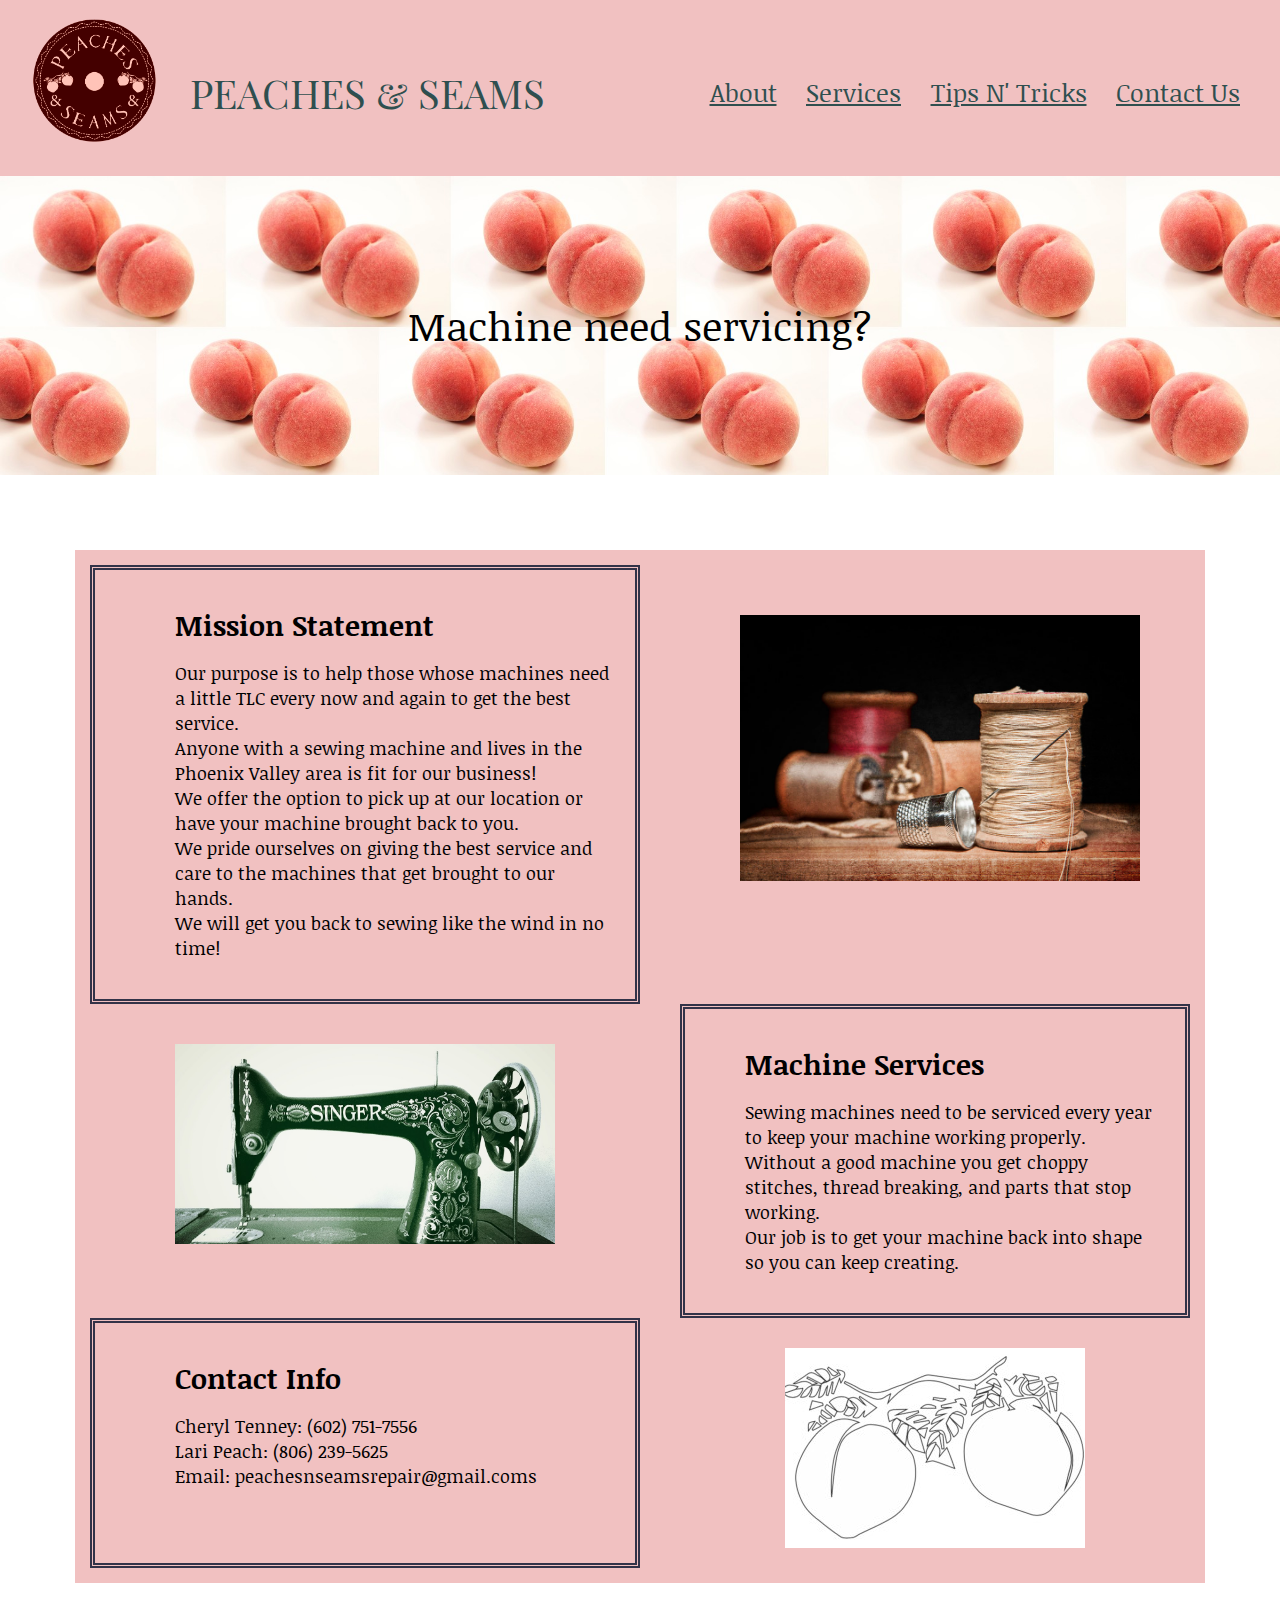
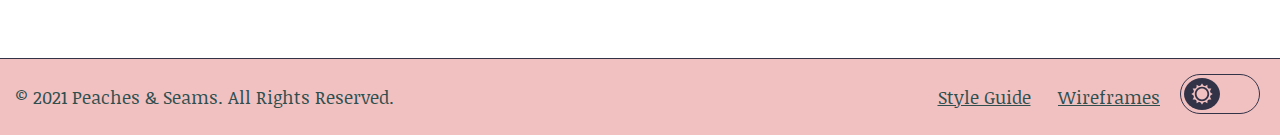
<file: index.html>
<!doctype html>
<html lang="en">
<head>
    <meta charset="utf-8">
    <meta name="viewport" content="width=device-width, initial-scale=1.0">
    <title>Home</title>
    <link rel="stylesheet" href="css/normalize.css">
    <link rel="stylesheet" href="css/main.css">
    <script src="js/dark-mode.js"></script>
    <link rel="preconnect" href="https://fonts.gstatic.com">
    <link href="https://fonts.googleapis.com/css2?family=Playfair+Display+SC&display=swap" rel="stylesheet">
    <link href="https://fonts.googleapis.com/css2?family=Noticia+Text&display=swap" rel="stylesheet">
</head>
<body>
    <header>
        <div id="logo-wrapper">
            <a href="index.html">
                <img src="assets/home/Peaches_&_Seams_Logo_Modified.png" alt="Company Logo" id="logo">
            </a>
            <p id="company_name"><a href="index.html" style="text-decoration: none"> PEACHES & SEAMS</a></p>
        </div> 
        <nav>
            <ul>
                <li>
                    <a href="about.html">
                        About
                    </a>
                </li>
                <li>
                    <a href="services.html">
                        Services
                    </a>
                </li>
                <li>
                    <a href="tips_n_tricks.html">
                        Tips N' Tricks
                    </a>
                </li>
                <li>
                    <a href="contact-us.html">
                        Contact Us
                    </a>
                </li>
            </ul>
        </nav>
    </header>
    <div id="home_banner_image">
        <p id="banner_text_question">
            Machine need servicing?
        </p>
        <img id="banner" src="assets/home/Peaches_Banner.jpg" alt="Peaches Banner" />
        
    </div>
    <main>
       <section class="home_sections">
           <div id="mission_statement">
               <h2>Mission Statement</h2>
               <p>
                Our purpose is to help those whose machines need a little TLC every now and again to get the best service. <br>
                Anyone with a sewing machine and lives in the Phoenix Valley area is fit for our business! <br>
                We offer the option to pick up at our location or have your machine brought back to you. <br>
                We pride ourselves on giving the best service and care to the machines that get brought to our hands. <br>
                We will get you back to sewing like the wind in no time!  
               </p>
           </div>
           <div >
            <img src="assets/home/needle-and-thread-tom-mc-nemar.jpg" id="home_needle_thread_bobbins" alt="Needle and Thread">
           </div>
       </section>
       <section class="home_sections">
        <div >
            <img src="assets/home/Old_Sewing_Machine.jpg" id="old_sewing_machine" alt="Old Sewing Machine">
        </div>
        <div id="machine_services">
            <h2>Machine Services</h2>
            <p>
                Sewing machines need to be serviced every year to keep your machine working properly. <br>
                Without a good machine you get choppy stitches, thread breaking, and parts that stop working.<br> 
                Our job is to get your machine back into shape so you can keep creating. 
            </p>
        </div>
    </section>
    <section class="home_sections">
        <div id="contact_info">
            <h2>Contact Info</h2>
            <p>
                Cheryl Tenney: (602) 751-7556 <br>
                Lari Peach: (806) 239-5625 <br>
                Email: peachesnseamsrepair@gmail.coms

            </p>
        </div>
        <div >
            <img src="assets/home/Peach_outline.jpg" id="outline_peach" alt="Peach Outline">
        </div>
    </section>
    </main>
    <footer>
        <div id="legal">
            &copy; 2021 Peaches & Seams. All Rights Reserved.
        </div>
        <nav>
            <ul>
                <li>
                    <a href="style-guide.html">
                        Style Guide
                    </a>
                </li>
                <li>
                    <a href="wireframes.html">
                        Wireframes
                    </a>
                </li>
            </ul>
        </nav>
        <div id="dark-mode">
            <div class="icon" id="sun-icon">
                <svg xmlns="http://www.w3.org/2000/svg" width="24" height="24" viewBox="0 0 24 24"><path d="M22.088 13.126l1.912-1.126-1.912-1.126c-1.021-.602-1.372-1.91-.788-2.942l1.093-1.932-2.22-.02c-1.185-.01-2.143-.968-2.153-2.153l-.02-2.219-1.932 1.093c-1.031.583-2.34.233-2.941-.788l-1.127-1.913-1.127 1.913c-.602 1.021-1.91 1.372-2.941.788l-1.932-1.093-.02 2.219c-.01 1.185-.968 2.143-2.153 2.153l-2.22.02 1.093 1.932c.584 1.032.233 2.34-.788 2.942l-1.912 1.126 1.912 1.126c1.021.602 1.372 1.91.788 2.942l-1.093 1.932 2.22.02c1.185.01 2.143.968 2.153 2.153l.02 2.219 1.932-1.093c1.031-.583 2.34-.233 2.941.788l1.127 1.913 1.127-1.913c.602-1.021 1.91-1.372 2.941-.788l1.932 1.093.02-2.219c.011-1.185.969-2.143 2.153-2.153l2.22-.02-1.093-1.932c-.584-1.031-.234-2.34.788-2.942zm-10.117 6.874c-4.411 0-8-3.589-8-8s3.588-8 8-8 8 3.589 8 8-3.589 8-8 8zm6.029-8c0 3.313-2.687 6-6 6s-6-2.687-6-6 2.687-6 6-6 6 2.687 6 6z"/></svg>
            </div>
            <div id="tgl-wrapper">
                <input class="tgl" id="dark-mode-toggle" type="checkbox"/>
                <label class="tgl-btn" for="dark-mode-toggle"></label>
            </div>
            <div class="icon" id="moon-icon">
                <svg xmlns="http://www.w3.org/2000/svg" width="24" height="24" viewBox="0 0 24 24"><path d="M12 10.999c1.437.438 2.562 1.564 2.999 3.001.44-1.437 1.565-2.562 3.001-3-1.436-.439-2.561-1.563-3.001-3-.437 1.436-1.562 2.561-2.999 2.999zm8.001.001c.958.293 1.707 1.042 2 2.001.291-.959 1.042-1.709 1.999-2.001-.957-.292-1.707-1.042-2-2-.293.958-1.042 1.708-1.999 2zm-1-9c-.437 1.437-1.563 2.562-2.998 3.001 1.438.44 2.561 1.564 3.001 3.002.437-1.438 1.563-2.563 2.996-3.002-1.433-.437-2.559-1.564-2.999-3.001zm-7.001 22c-6.617 0-12-5.383-12-12s5.383-12 12-12c1.894 0 3.63.497 5.37 1.179-2.948.504-9.37 3.266-9.37 10.821 0 7.454 5.917 10.208 9.37 10.821-1.5.846-3.476 1.179-5.37 1.179z"/></svg>
            </div>
        </div>
    </footer>
</body>
</html>
</file>
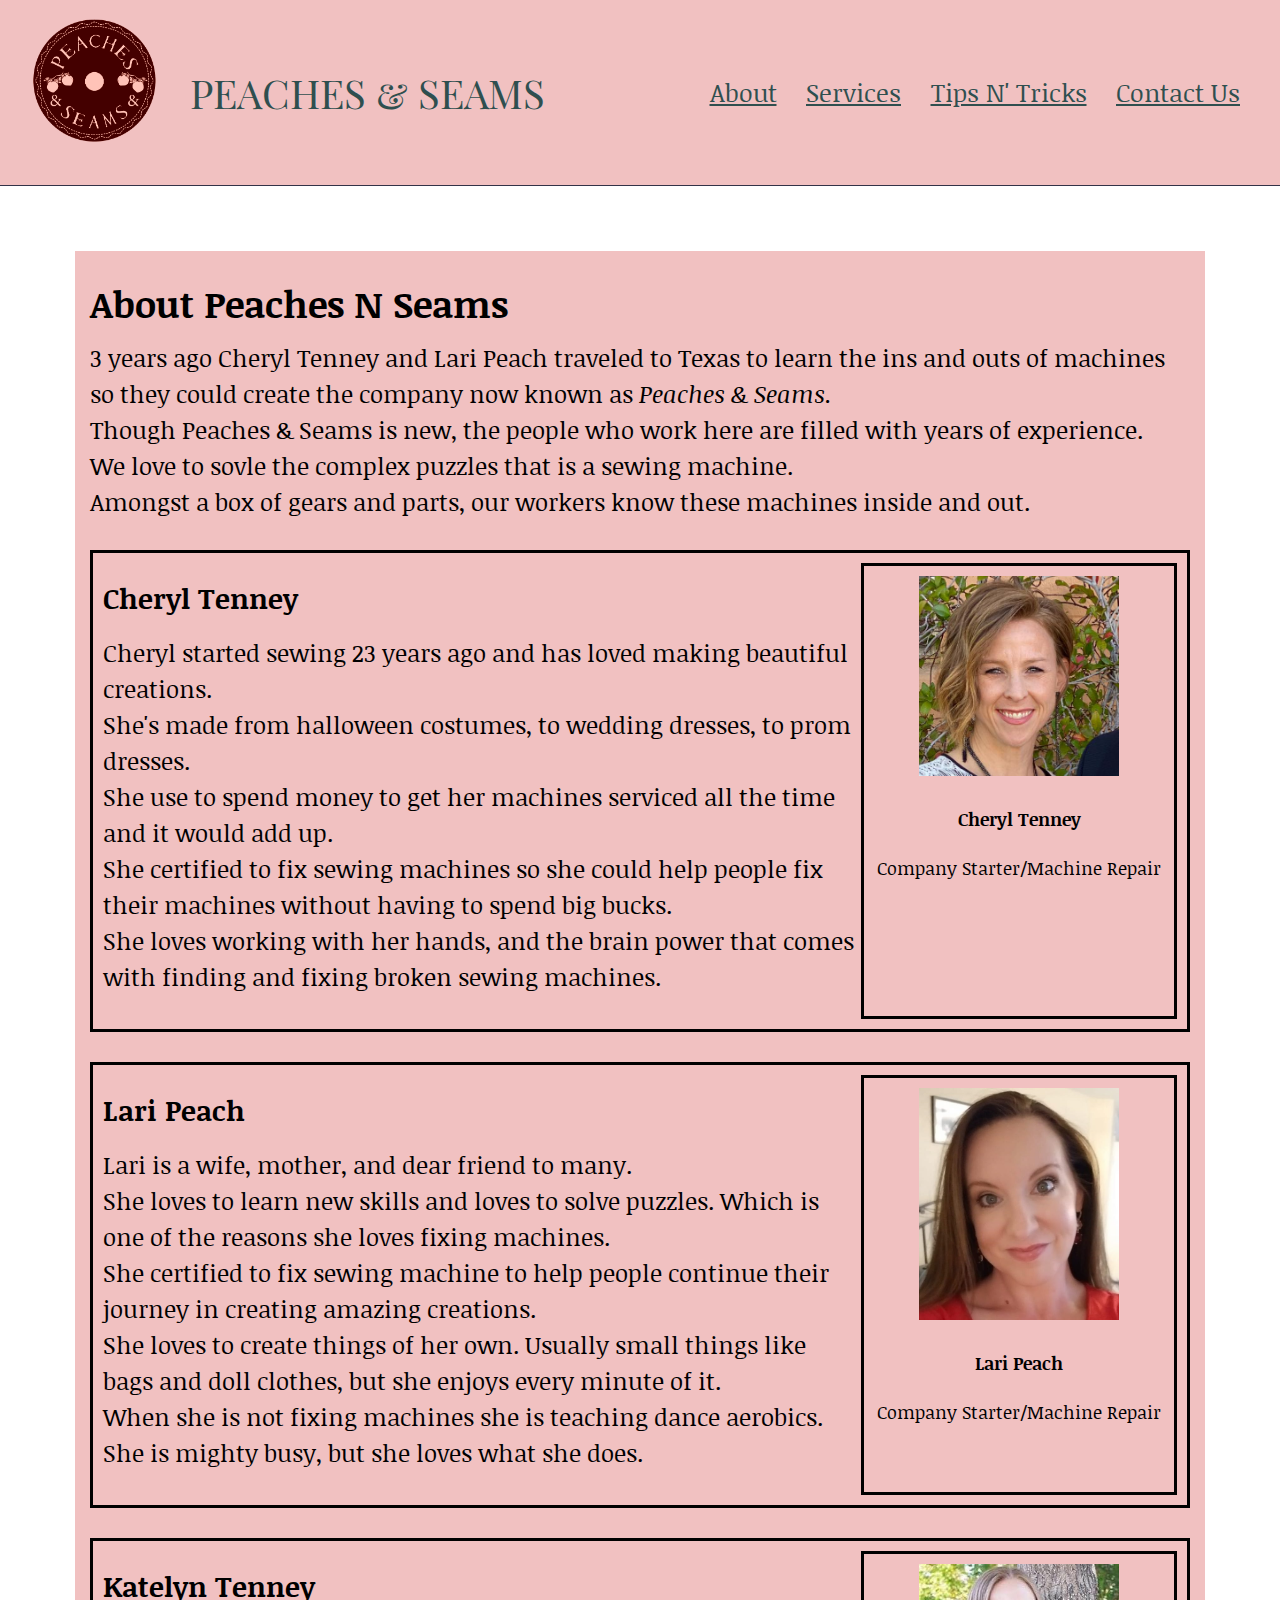
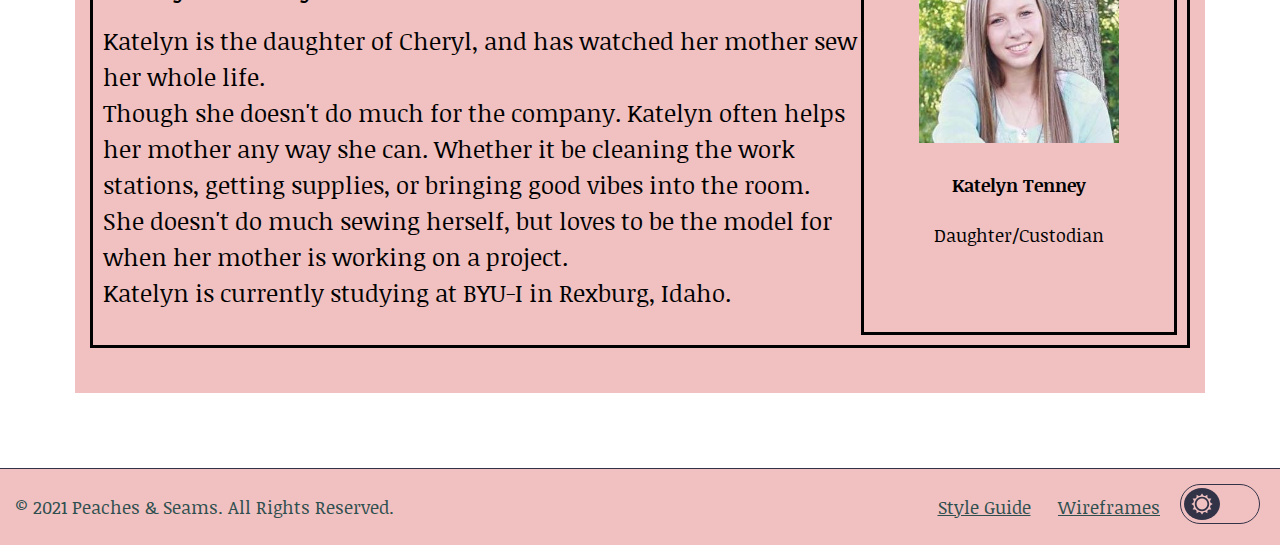
<file: about.html>
<!doctype html>
<html lang="en">
<head>
    <meta charset="utf-8">
    <meta name="viewport" content="width=device-width, initial-scale=1.0">
    <title>About Us</title>
    <link rel="stylesheet" href="css/normalize.css">
    <link rel="stylesheet" href="css/main.css">
    <script src="js/dark-mode.js"></script>
    <link rel="preconnect" href="https://fonts.gstatic.com">
    <link href="https://fonts.googleapis.com/css2?family=Playfair+Display+SC&display=swap" rel="stylesheet">
    <link href="https://fonts.googleapis.com/css2?family=Noticia+Text&display=swap" rel="stylesheet">
</head>
<body>
    <header>
        <div id="logo-wrapper">
            <a href="index.html">
                <img src="assets/home/Peaches_&_Seams_Logo_Modified.png" alt="Peaches Logo" id="logo">
            </a>
            <p id="company_name"><a href="index.html" style="text-decoration: none"> PEACHES & SEAMS</a></p>
        </div> 
        <nav>
            <ul>
                <li>
                    <a href="about.html">
                        About
                    </a>
                </li>
                <li>
                    <a href="services.html">
                        Services
                    </a>
                </li>
                <li>
                    <a href="tips_n_tricks.html">
                        Tips N' Tricks
                    </a>
                </li>
                <li>
                    <a href="contact-us.html">
                        Contact Us
                    </a>
                </li>
            </ul>
        </nav>
    </header>
    <main>
        <section>
            <h1>About Peaches N Seams</h1>
            <p class="about_description"> 
                3 years ago Cheryl Tenney and Lari Peach traveled to Texas to learn the ins and outs of machines so they could create the company now known as <i> Peaches & Seams.</i>
                <br>Though Peaches & Seams is new, the people who work here are filled with years of experience.
                <br> We love to sovle the complex puzzles that is a sewing machine.
                <br> Amongst a box of gears and parts, our workers know these machines inside and out. 
                
            </p>
        </section>
        
        <section class="about_section">
            <div>
                <h2 class="about-name">Cheryl Tenney</h2>
            <p class="about_description">
                Cheryl started sewing 23 years ago and has loved making beautiful creations.<br> She's made from halloween costumes, to wedding dresses, to prom dresses. 
                <br> She use to spend money to get her machines serviced all the time and it would add up. 
                <br> She certified to fix sewing machines so she could help people fix their machines without having to spend big bucks.
                <br> She loves working with her hands, and the brain power that comes with finding and fixing broken sewing machines.
            </p>
            </div>
            <div class="card">
                <img class="card_photo" src="assets/About-Us/Cheryl_Photo.jpeg" alt="Cheryl Picture">
                <div class="container">
                  <h4><b>Cheryl Tenney</b></h4>
                  <p>Company Starter/Machine Repair</p>
                </div>
            </div>
        </section>
        <section class="about_section">
            <div>
                <h2 class="about-name">Lari Peach</h2>
            <p class="about_description">
                Lari is a wife, mother, and dear friend to many.
                 <br> She loves to learn new skills and loves to solve puzzles. Which is one of the reasons she loves fixing machines. 
                 <br> She certified to fix sewing machine to help people continue their journey in creating amazing creations.
                 <br> She loves to create things of her own. Usually small things like bags and doll clothes, but she enjoys every minute of it. 
                 <br> When she is not fixing machines she is teaching dance aerobics. She is mighty busy, but she loves what she does.
            </p>
            </div>
            <div class="card">
                <img class="card_photo" src="assets/About-Us/Lari_Photo.jpeg" alt="Lari Peach Picture">
                <div class="container">
                  <h4><b>Lari Peach</b></h4>
                  <p>Company Starter/Machine Repair</p>
                </div>
            </div>
        </section>
        <section class="about_section">
            <div>
                <h2 class="about-name">Katelyn Tenney</h2>
            <p class="about_description">
                Katelyn is the daughter of Cheryl, and has watched her mother sew her whole life.
                <br>Though she doesn't do much for the company. Katelyn often helps her mother any way she can. 
                Whether it be cleaning the work stations, getting supplies, or bringing good vibes into the room.
                <br>She doesn't do much sewing herself, but loves to be the model for when her mother is working on a project. 
                <br>Katelyn is currently studying at BYU-I in Rexburg, Idaho. 
            </p>
            </div>
            <div class="card">
                <img class="card_photo" src="assets/About-Us/Katelyn_Photo.jpeg" alt="Katelyn Tenney Picture">
                <div class="container">
                  <h4><b>Katelyn Tenney</b></h4>
                  <p>Daughter/Custodian</p>
                </div>
            </div>
        </section>
    </main>
    <footer>
        <div id="legal">
            &copy; 2021 Peaches & Seams. All Rights Reserved.
        </div>
        <nav>
            <ul>
                <li>
                    <a href="style-guide.html">
                        Style Guide
                    </a>
                </li>
                <li>
                    <a href="wireframes.html">
                        Wireframes
                    </a>
                </li>
            </ul>
        </nav>
        <div id="dark-mode">
            <div class="icon" id="sun-icon">
                <svg xmlns="http://www.w3.org/2000/svg" width="24" height="24" viewBox="0 0 24 24"><path d="M22.088 13.126l1.912-1.126-1.912-1.126c-1.021-.602-1.372-1.91-.788-2.942l1.093-1.932-2.22-.02c-1.185-.01-2.143-.968-2.153-2.153l-.02-2.219-1.932 1.093c-1.031.583-2.34.233-2.941-.788l-1.127-1.913-1.127 1.913c-.602 1.021-1.91 1.372-2.941.788l-1.932-1.093-.02 2.219c-.01 1.185-.968 2.143-2.153 2.153l-2.22.02 1.093 1.932c.584 1.032.233 2.34-.788 2.942l-1.912 1.126 1.912 1.126c1.021.602 1.372 1.91.788 2.942l-1.093 1.932 2.22.02c1.185.01 2.143.968 2.153 2.153l.02 2.219 1.932-1.093c1.031-.583 2.34-.233 2.941.788l1.127 1.913 1.127-1.913c.602-1.021 1.91-1.372 2.941-.788l1.932 1.093.02-2.219c.011-1.185.969-2.143 2.153-2.153l2.22-.02-1.093-1.932c-.584-1.031-.234-2.34.788-2.942zm-10.117 6.874c-4.411 0-8-3.589-8-8s3.588-8 8-8 8 3.589 8 8-3.589 8-8 8zm6.029-8c0 3.313-2.687 6-6 6s-6-2.687-6-6 2.687-6 6-6 6 2.687 6 6z"/></svg>
            </div>
            <div id="tgl-wrapper">
                <input class="tgl" id="dark-mode-toggle" type="checkbox"/>
                <label class="tgl-btn" for="dark-mode-toggle"></label>
            </div>
            <div class="icon" id="moon-icon">
                <svg xmlns="http://www.w3.org/2000/svg" width="24" height="24" viewBox="0 0 24 24"><path d="M12 10.999c1.437.438 2.562 1.564 2.999 3.001.44-1.437 1.565-2.562 3.001-3-1.436-.439-2.561-1.563-3.001-3-.437 1.436-1.562 2.561-2.999 2.999zm8.001.001c.958.293 1.707 1.042 2 2.001.291-.959 1.042-1.709 1.999-2.001-.957-.292-1.707-1.042-2-2-.293.958-1.042 1.708-1.999 2zm-1-9c-.437 1.437-1.563 2.562-2.998 3.001 1.438.44 2.561 1.564 3.001 3.002.437-1.438 1.563-2.563 2.996-3.002-1.433-.437-2.559-1.564-2.999-3.001zm-7.001 22c-6.617 0-12-5.383-12-12s5.383-12 12-12c1.894 0 3.63.497 5.37 1.179-2.948.504-9.37 3.266-9.37 10.821 0 7.454 5.917 10.208 9.37 10.821-1.5.846-3.476 1.179-5.37 1.179z"/></svg>
            </div>
        </div>
    </footer>
</body>
</html>
</file>
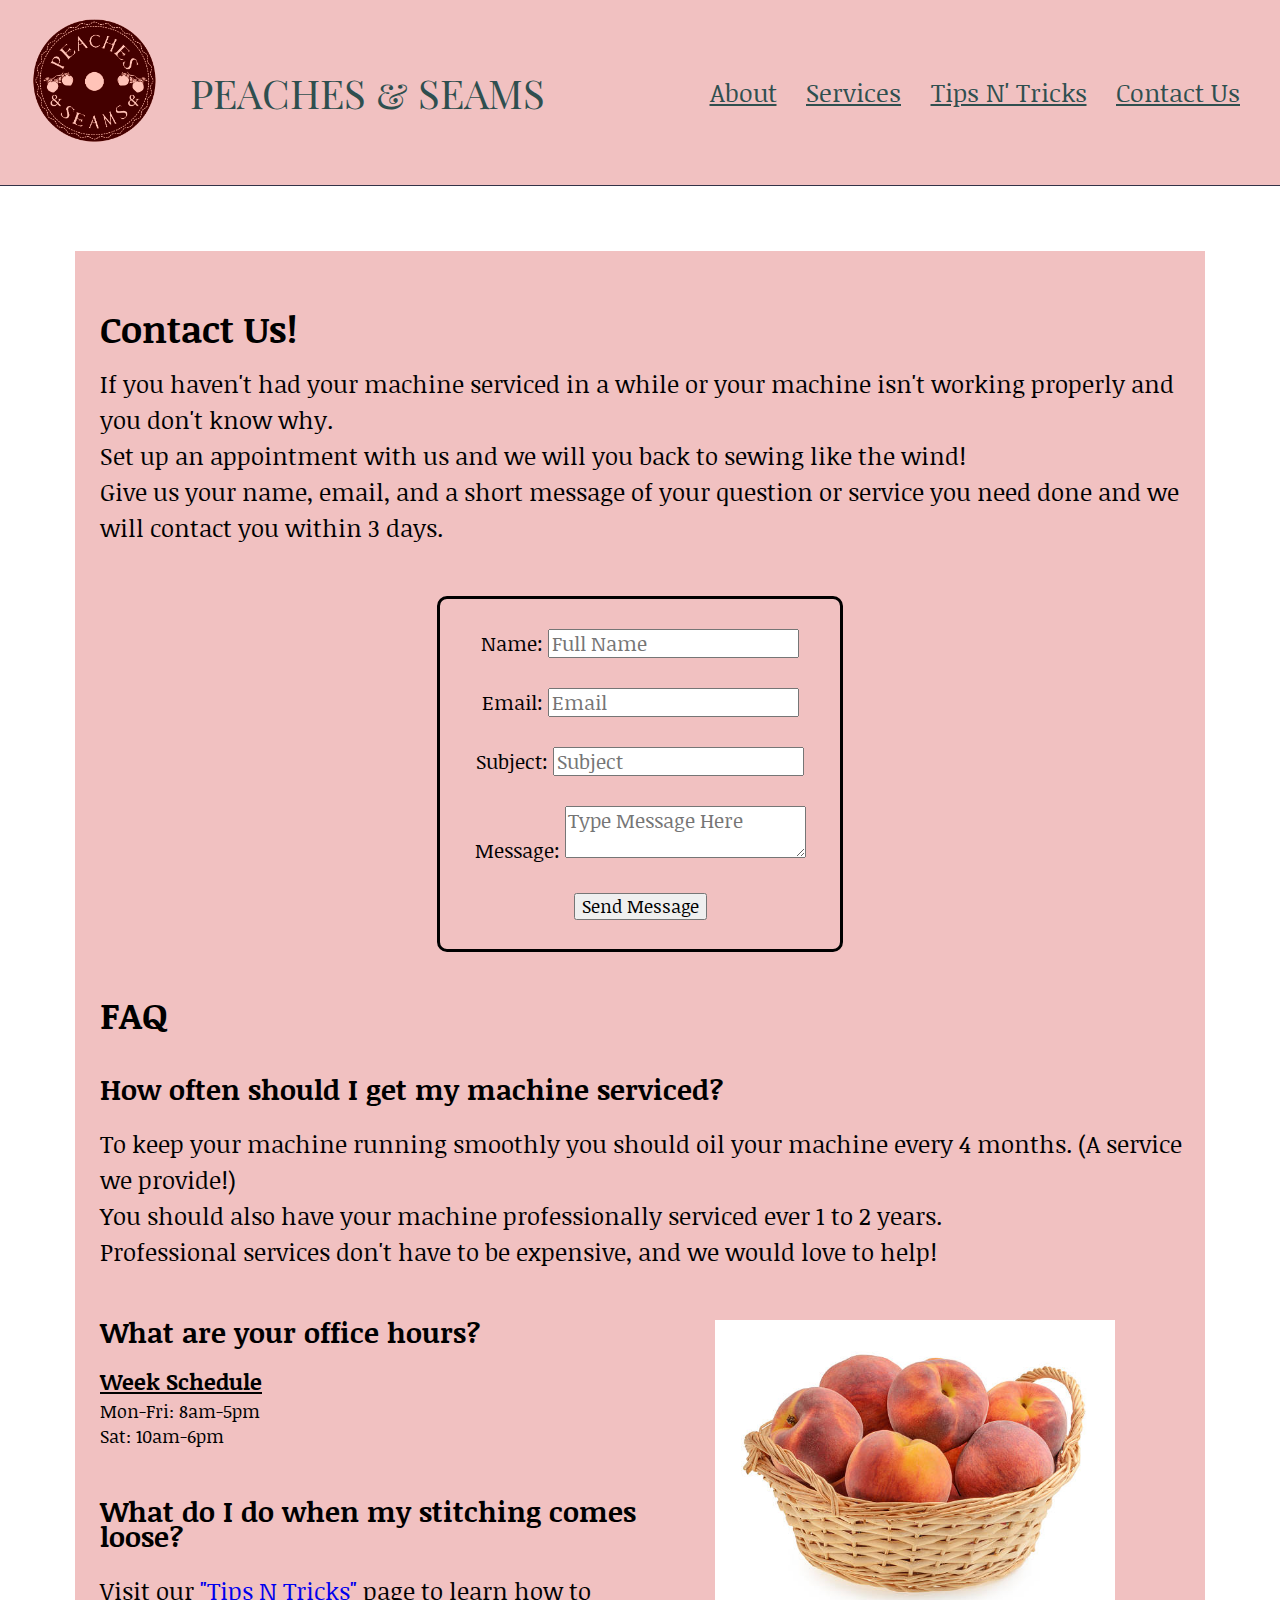
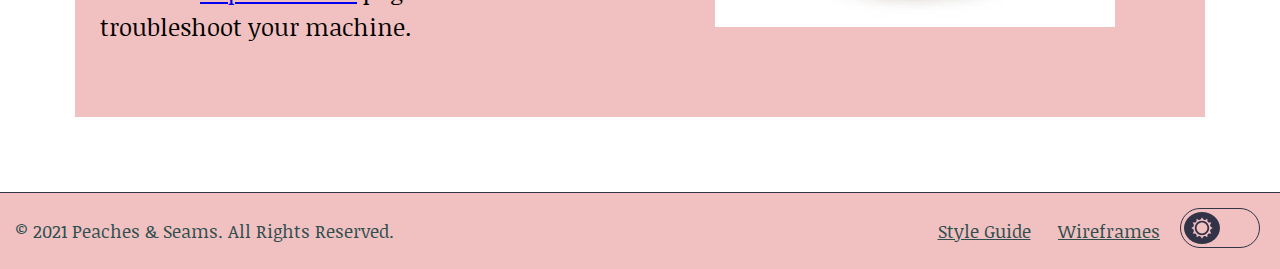
<file: contact-us.html>
<!doctype html>
<html lang="en">
<head>
    <meta charset="utf-8">
    <meta name="viewport" content="width=device-width, initial-scale=1.0">
    <title>Contact Us</title>
    <link rel="stylesheet" href="css/normalize.css">
    <link rel="stylesheet" href="css/main.css">
    <script src="js/dark-mode.js"></script>
    <link rel="preconnect" href="https://fonts.gstatic.com">
    <link href="https://fonts.googleapis.com/css2?family=Playfair+Display+SC&display=swap" rel="stylesheet">
    <link href="https://fonts.googleapis.com/css2?family=Noticia+Text&display=swap" rel="stylesheet">
</head>
<body>
    <header>
        <div id="logo-wrapper">
            <a href="index.html">
                <img src="assets/home/Peaches_&_Seams_Logo_Modified.png" alt="Company Logo" id="logo">
            </a>
            <p id="company_name"><a href="index.html" style="text-decoration: none"> PEACHES & SEAMS</a></p>
        </div> 
        <nav>
            <ul>
                <li>
                    <a href="about.html">
                        About
                    </a>
                </li>
                <li>
                    <a href="services.html">
                        Services
                    </a>
                </li>
                <li>
                    <a href="tips_n_tricks.html">
                        Tips N' Tricks
                    </a>
                </li>
                <li>
                    <a href="contact-us.html">
                        Contact Us
                    </a>
                </li>
            </ul>
        </nav>
    </header>

<main>
    <section class="faq">
        <h1>Contact Us!</h1>
        <p class="about_description">
            If you haven't had your machine serviced in a while or your machine isn't working properly and you don't know why. 
            <br> Set up an appointment with us and we will you back to sewing like the wind!  
            <br> Give us your name, email, and a short message of your question or service you need done and we will contact you within 3 days.
        </p>
    </section>
    <section class="form">
    <form method="GET" action="contact-us.html" id="contact-form">
    <div class="labels">
        <label>
        Name:            
        <input type="text" name="name" placeholder="Full Name">
        </label>
    </div>
    <div class="labels">
        <label>
        Email:            
        <input type="text" name="email" placeholder="Email">
        </label>
    </div>
    <div class="labels">
        <label>
        Subject:
        <input type="text" name="subject" placeholder="Subject">
        </label>
    </div>
    <div class="labels">
        <label id="message">
        Message:
        <textarea name="message" placeholder="Type Message Here"></textarea>
        </label>
    </div>
    <input type="submit" value="Send Message" id="contact-form-submit">
    <div id="contact-form-message"></div>
    <script src="js/fake-send.js"></script>
    </form>
    </section>
    <section>
        <h1 class="faq">FAQ</h1>
        <div class="faq">
            <h2>How often should I get my machine serviced?</h2>
            <p class="about_description">
                To keep your machine running smoothly you should oil your machine every 4 months. (A service we provide!)
                <br>You should also have your machine professionally serviced ever 1 to 2 years. 
                <br>Professional services don't have to be expensive, and we would love to help! 
            </p>
        </div>
        <img id="contact_photo" src="assets/contact/basket_of_peaches.jpg" alt="Avatar">
        <div class="faq">
            <h2>What are your office hours?</h2>
            <p class="about_description">
                <h3 id="week-schedule">Week Schedule</h3>
                Mon-Fri: 8am-5pm <br>
                Sat: 10am-6pm
            </p>
        </div>
        <div class="faq">
            <h2> What do I do when my stitching comes loose?</h2>
            <p class="about_description">
                Visit our <a href="tips_n_tricks.html">"Tips N Tricks"</a> page to learn how to troubleshoot your machine. 
            </p>
        </div>
    </section>
</main>
<footer>
    <div id="legal">
        &copy; 2021 Peaches & Seams. All Rights Reserved.
    </div>
    <nav>
        <ul>
            <li>
                <a href="style-guide.html">
                    Style Guide
                </a>
            </li>
            <li>
                <a href="wireframes.html">
                    Wireframes
                </a>
            </li>
        </ul>
    </nav>
    <div id="dark-mode">
        <div class="icon" id="sun-icon">
            <svg xmlns="http://www.w3.org/2000/svg" width="24" height="24" viewBox="0 0 24 24"><path d="M22.088 13.126l1.912-1.126-1.912-1.126c-1.021-.602-1.372-1.91-.788-2.942l1.093-1.932-2.22-.02c-1.185-.01-2.143-.968-2.153-2.153l-.02-2.219-1.932 1.093c-1.031.583-2.34.233-2.941-.788l-1.127-1.913-1.127 1.913c-.602 1.021-1.91 1.372-2.941.788l-1.932-1.093-.02 2.219c-.01 1.185-.968 2.143-2.153 2.153l-2.22.02 1.093 1.932c.584 1.032.233 2.34-.788 2.942l-1.912 1.126 1.912 1.126c1.021.602 1.372 1.91.788 2.942l-1.093 1.932 2.22.02c1.185.01 2.143.968 2.153 2.153l.02 2.219 1.932-1.093c1.031-.583 2.34-.233 2.941.788l1.127 1.913 1.127-1.913c.602-1.021 1.91-1.372 2.941-.788l1.932 1.093.02-2.219c.011-1.185.969-2.143 2.153-2.153l2.22-.02-1.093-1.932c-.584-1.031-.234-2.34.788-2.942zm-10.117 6.874c-4.411 0-8-3.589-8-8s3.588-8 8-8 8 3.589 8 8-3.589 8-8 8zm6.029-8c0 3.313-2.687 6-6 6s-6-2.687-6-6 2.687-6 6-6 6 2.687 6 6z"/></svg>
        </div>
        <div id="tgl-wrapper">
            <input class="tgl" id="dark-mode-toggle" type="checkbox"/>
            <label class="tgl-btn" for="dark-mode-toggle"></label>
        </div>
        <div class="icon" id="moon-icon">
            <svg xmlns="http://www.w3.org/2000/svg" width="24" height="24" viewBox="0 0 24 24"><path d="M12 10.999c1.437.438 2.562 1.564 2.999 3.001.44-1.437 1.565-2.562 3.001-3-1.436-.439-2.561-1.563-3.001-3-.437 1.436-1.562 2.561-2.999 2.999zm8.001.001c.958.293 1.707 1.042 2 2.001.291-.959 1.042-1.709 1.999-2.001-.957-.292-1.707-1.042-2-2-.293.958-1.042 1.708-1.999 2zm-1-9c-.437 1.437-1.563 2.562-2.998 3.001 1.438.44 2.561 1.564 3.001 3.002.437-1.438 1.563-2.563 2.996-3.002-1.433-.437-2.559-1.564-2.999-3.001zm-7.001 22c-6.617 0-12-5.383-12-12s5.383-12 12-12c1.894 0 3.63.497 5.37 1.179-2.948.504-9.37 3.266-9.37 10.821 0 7.454 5.917 10.208 9.37 10.821-1.5.846-3.476 1.179-5.37 1.179z"/></svg>
        </div>
    </div>
</footer>
</body>
</html>
</file>
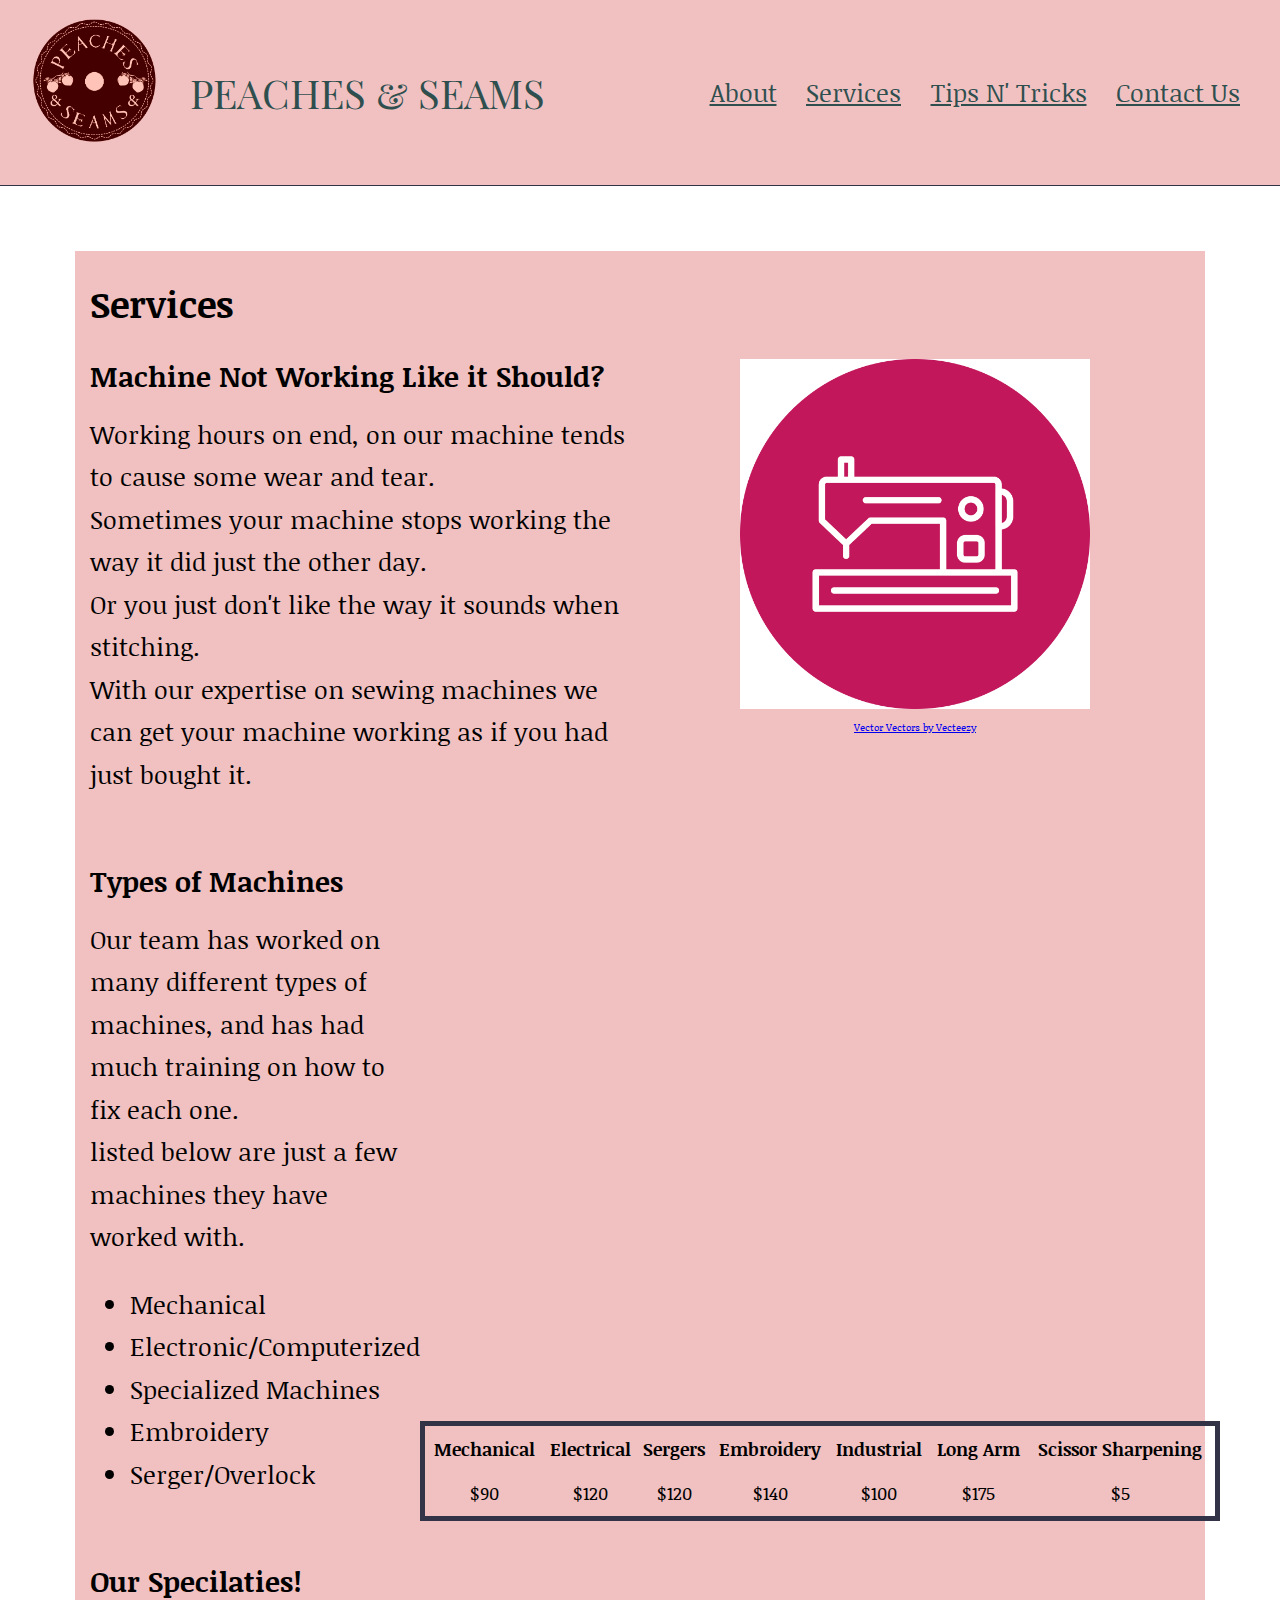
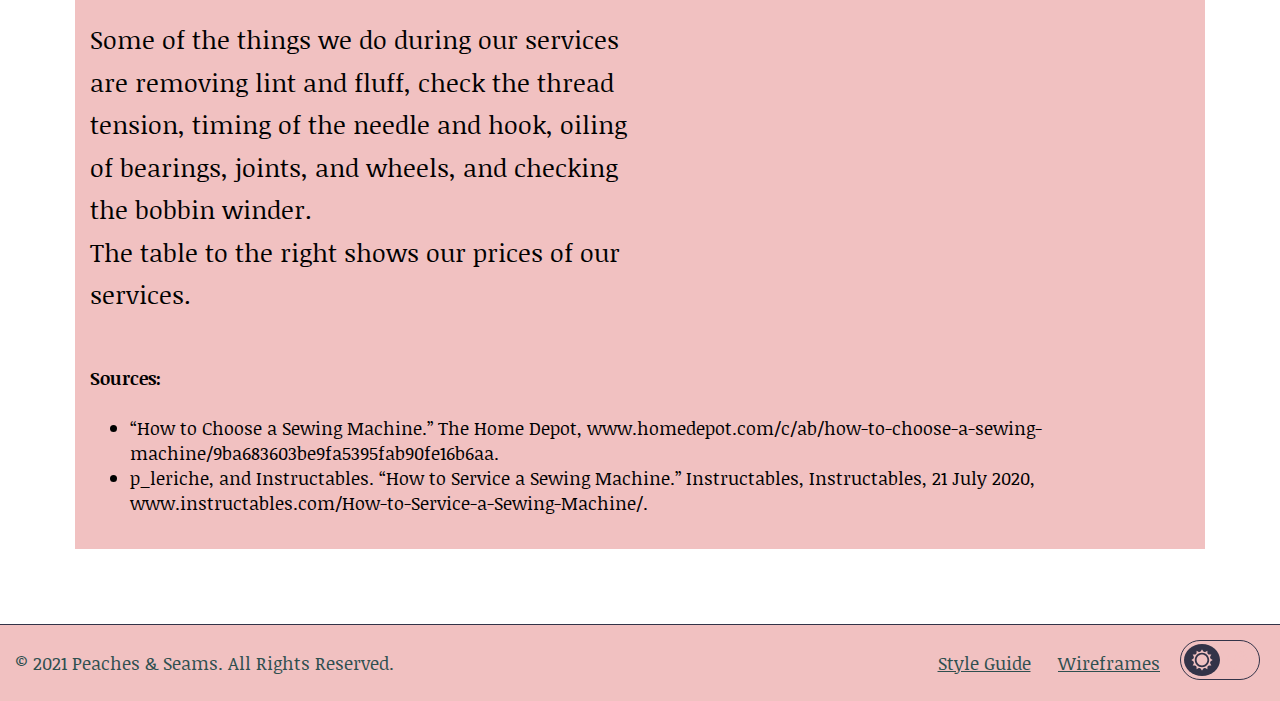
<file: services.html>
<!doctype html>
<html lang="en">
<head>
    <meta charset="utf-8">
    <meta name="viewport" content="width=device-width, initial-scale=1.0">
    <title>Services</title>
    <link rel="stylesheet" href="css/normalize.css">
    <link rel="stylesheet" href="css/main.css">
    <script src="js/dark-mode.js"></script>
    <link rel="preconnect" href="https://fonts.gstatic.com">
    <link href="https://fonts.googleapis.com/css2?family=Playfair+Display+SC&display=swap" rel="stylesheet">
    <link href="https://fonts.googleapis.com/css2?family=Noticia+Text&display=swap" rel="stylesheet">
</head>
<body>
    <header>
        <div id="logo-wrapper">
            <a href="index.html">
                <img src="assets/home/Peaches_&_Seams_Logo_Modified.png" alt="Company Logo" id="logo">
            </a>
            <p id="company_name"><a href="index.html" style="text-decoration: none"> PEACHES & SEAMS</a></p>
        </div> 
        <nav>
            <ul>
                <li>
                    <a href="about.html">
                        About
                    </a>
                </li>
                <li>
                    <a href="services.html">
                        Services
                    </a>
                </li>
                <li>
                    <a href="tips_n_tricks.html">
                        Tips N' Tricks
                    </a>
                </li>
                <li>
                    <a href="contact-us.html">
                        Contact Us
                    </a>
                </li>
            </ul>
        </nav>
    </header>
    <main>
        <h1>Services</h1>
        <section class="service_grid">
            <div>
                <h2>Machine Not Working Like it Should?</h2>
                <p class="service_text">
                    Working hours on end, on our machine tends to cause some wear and tear.
                    <br>Sometimes your machine stops working the way it did just the other day. 
                    <br>Or you just don't like the way it sounds when stitching. 
                    <br>With our expertise on sewing machines we can get your machine working as if you had just bought it. 
                </p>
            </div>
            <figure id="pink_figure">
                <img id="pink_sewing_machine" src="assets/services/Electronic_Devices_(252).jpg" alt="sewing machine in pink circle">
                <figcaption class="caption"><a href="https://www.vecteezy.com/free-vector/vector">Vector Vectors by Vecteezy</a></figcaption>
            </figure>
        </section>
        <section class="service_grid">
            <div>
                <h2>Types of Machines</h2>
                <p class="service_text">
                    Our team has worked on many different types of machines, and has had much training on how to fix each one.
                    <br> listed below are just a few machines they have worked with. 
                </p>
                <ul class="service_text">
                    <li>Mechanical</li>
                    <li>Electronic/Computerized</li>
                    <li>Specialized Machines</li>
                    <li>Embroidery</li>
                    <li>Serger/Overlock</li>
                </ul>
            </div>
                <table id="service_table">
                <tr>
                    <th>Mechanical</th>
                    <th>Electrical</th>
                    <th>Sergers</th>
                    <th>Embroidery</th>
                    <th>Industrial</th>
                    <th>Long Arm</th>
                    <th>Scissor Sharpening</th>
                </tr>
                <tr>
                    <td>$90</td>
                    <td>$120</td>
                    <td>$120</td>
                    <td>$140</td> 
                    <td>$100</td>
                    <td>$175</td>
                    <td>$5</td>
                </tr>
                </table>
        </section>
        <section class="service_grid">
            <div>
                <h2>Our Specilaties!</h2>
                <p class="service_text">
                    Some of the things we do during our services are removing lint and fluff, 
                    check the thread tension, timing of the needle and hook, oiling of bearings, joints, and wheels, and checking the bobbin winder.
                    <br> The table to the right shows our prices of our services. 
                </p>
            </div>
            <!-- Make Table for pricing. Mom txted it -->
            
        </section>
        <div>
            <h4>Sources:</h4>
            <ul>
                <li>“How to Choose a Sewing Machine.” The Home Depot, www.homedepot.com/c/ab/how-to-choose-a-sewing-machine/9ba683603be9fa5395fab90fe16b6aa. </li>
                <li>p_leriche, and Instructables. “How to Service a Sewing Machine.” Instructables, Instructables, 21 July 2020, www.instructables.com/How-to-Service-a-Sewing-Machine/. </li>
            </ul>
        </div>
    </main>
    <footer>
        <div id="legal">
            &copy; 2021 Peaches & Seams. All Rights Reserved.
        </div>
        <nav>
            <ul>
                <li>
                    <a href="style-guide.html">
                        Style Guide
                    </a>
                </li>
                <li>
                    <a href="wireframes.html">
                        Wireframes
                    </a>
                </li>
            </ul>
        </nav>
        <div id="dark-mode">
            <div class="icon" id="sun-icon">
                <svg xmlns="http://www.w3.org/2000/svg" width="24" height="24" viewBox="0 0 24 24"><path d="M22.088 13.126l1.912-1.126-1.912-1.126c-1.021-.602-1.372-1.91-.788-2.942l1.093-1.932-2.22-.02c-1.185-.01-2.143-.968-2.153-2.153l-.02-2.219-1.932 1.093c-1.031.583-2.34.233-2.941-.788l-1.127-1.913-1.127 1.913c-.602 1.021-1.91 1.372-2.941.788l-1.932-1.093-.02 2.219c-.01 1.185-.968 2.143-2.153 2.153l-2.22.02 1.093 1.932c.584 1.032.233 2.34-.788 2.942l-1.912 1.126 1.912 1.126c1.021.602 1.372 1.91.788 2.942l-1.093 1.932 2.22.02c1.185.01 2.143.968 2.153 2.153l.02 2.219 1.932-1.093c1.031-.583 2.34-.233 2.941.788l1.127 1.913 1.127-1.913c.602-1.021 1.91-1.372 2.941-.788l1.932 1.093.02-2.219c.011-1.185.969-2.143 2.153-2.153l2.22-.02-1.093-1.932c-.584-1.031-.234-2.34.788-2.942zm-10.117 6.874c-4.411 0-8-3.589-8-8s3.588-8 8-8 8 3.589 8 8-3.589 8-8 8zm6.029-8c0 3.313-2.687 6-6 6s-6-2.687-6-6 2.687-6 6-6 6 2.687 6 6z"/></svg>
            </div>
            <div id="tgl-wrapper">
                <input class="tgl" id="dark-mode-toggle" type="checkbox"/>
                <label class="tgl-btn" for="dark-mode-toggle"></label>
            </div>
            <div class="icon" id="moon-icon">
                <svg xmlns="http://www.w3.org/2000/svg" width="24" height="24" viewBox="0 0 24 24"><path d="M12 10.999c1.437.438 2.562 1.564 2.999 3.001.44-1.437 1.565-2.562 3.001-3-1.436-.439-2.561-1.563-3.001-3-.437 1.436-1.562 2.561-2.999 2.999zm8.001.001c.958.293 1.707 1.042 2 2.001.291-.959 1.042-1.709 1.999-2.001-.957-.292-1.707-1.042-2-2-.293.958-1.042 1.708-1.999 2zm-1-9c-.437 1.437-1.563 2.562-2.998 3.001 1.438.44 2.561 1.564 3.001 3.002.437-1.438 1.563-2.563 2.996-3.002-1.433-.437-2.559-1.564-2.999-3.001zm-7.001 22c-6.617 0-12-5.383-12-12s5.383-12 12-12c1.894 0 3.63.497 5.37 1.179-2.948.504-9.37 3.266-9.37 10.821 0 7.454 5.917 10.208 9.37 10.821-1.5.846-3.476 1.179-5.37 1.179z"/></svg>
            </div>
        </div>
    </footer>
</body>
</html>
</file>
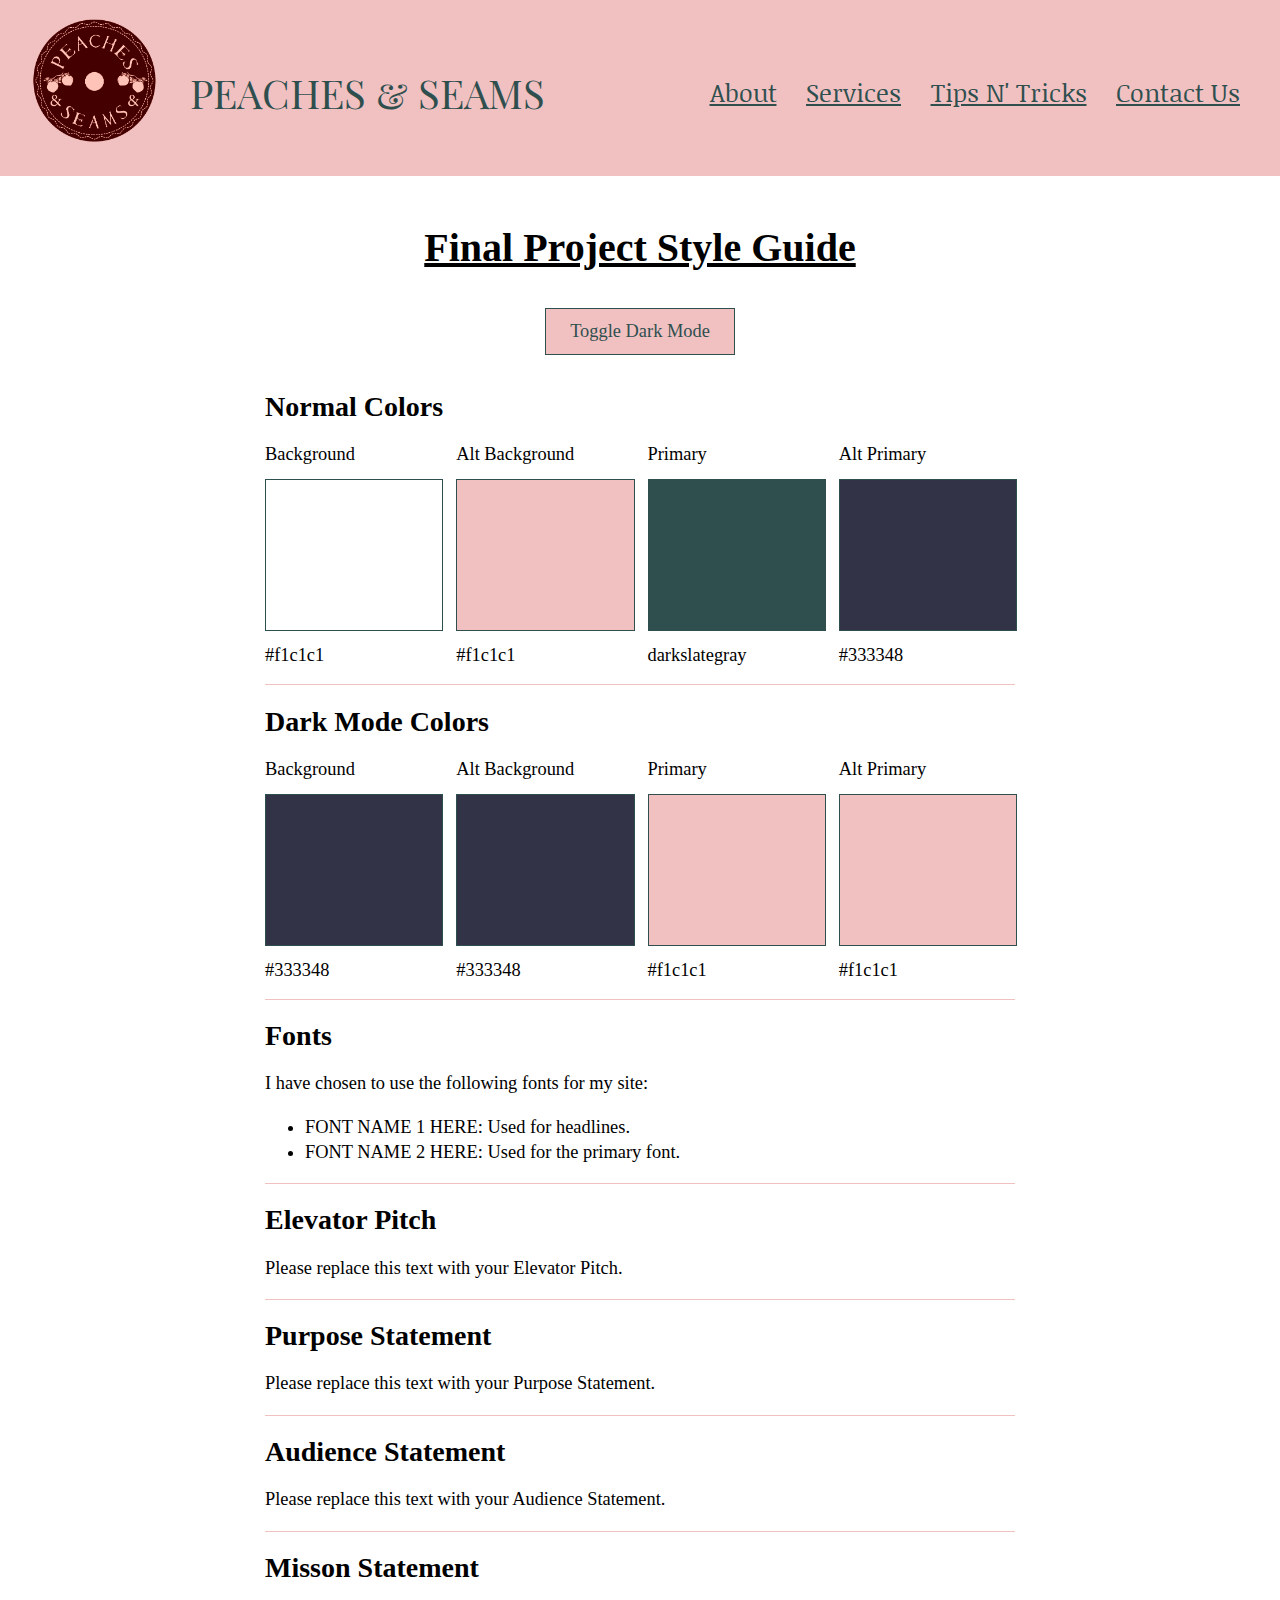
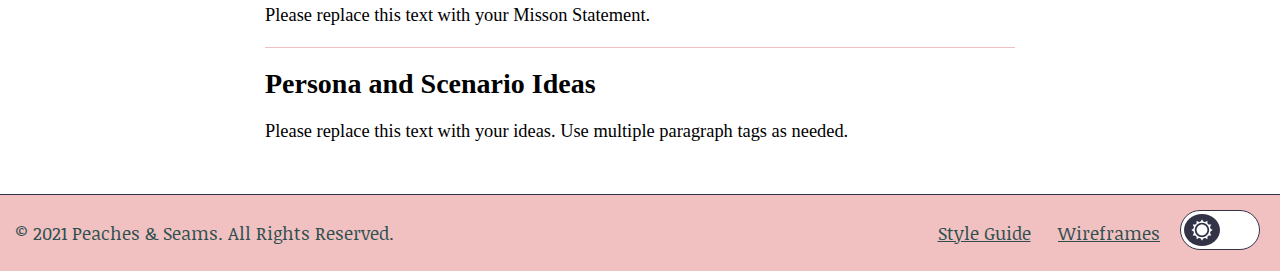
<file: style-guide.html>
<!doctype html>
<html lang="en">
<head>
    <meta charset="utf-8">
    <meta name="viewport" content="width=device-width, initial-scale=1.0">
    <title>Style Guide</title>
    <link rel="stylesheet" href="css/normalize.css">
    <link rel="stylesheet" href="css/main.css">
    <link rel="stylesheet" href="css/style-guide.css">
    <script src="js/dark-mode.js"></script>
    <link rel="preconnect" href="https://fonts.gstatic.com">
    <link href="https://fonts.googleapis.com/css2?family=Playfair+Display+SC&display=swap" rel="stylesheet">
    <link href="https://fonts.googleapis.com/css2?family=Noticia+Text&display=swap" rel="stylesheet">
</head>
<header>
    <div id="logo-wrapper">
        <a href="index.html">
            <img src="assets/home/Peaches_&_Seams_Logo_Modified.png" alt="Company Logo" id="logo">
        </a>
        <p id="company_name"><a href="index.html" style="text-decoration: none"> PEACHES & SEAMS</a></p>
    </div> 
    <nav>
        <ul>
            <li>
                <a href="about.html">
                    About
                </a>
            </li>
            <li>
                <a href="services.html">
                    Services
                </a>
            </li>
            <li>
                <a href="tips_n_tricks.html">
                    Tips N' Tricks
                </a>
            </li>
            <li>
                <a href="contact-us.html">
                    Contact Us
                </a>
            </li>
        </ul>
    </nav>
</header>
    <main>
        <h1>Final Project Style Guide</h1>
        <button>Toggle Dark Mode</button>
        <div>
            <h2>Normal Colors</h2>
            <div class="color-wrapper">
                <div class="title">
                    Background
                </div>
                <div class="color"></div>
                <div>
                    #f1c1c1
                </div>
            </div>
            <div class="color-wrapper">
                <div class="title">
                    Alt Background
                </div>
                <div class="color"></div>
                <div>
                    #f1c1c1
                </div>
            </div>
            <div class="color-wrapper">
                <div class="title">
                    Primary
                </div>
                <div class="color"></div>
                <div>
                    darkslategray
                </div>
            </div>
            <div class="color-wrapper">
                <div class="title">
                    Alt Primary
                </div>
                <div class="color"></div>
                <div>
                    #333348
                </div>
            </div>
        </div>
        <div>
            <h2>Dark Mode Colors</h2>
            <div class="color-wrapper">
                <div class="title">
                    Background
                </div>
                <div class="color"></div>
                <div>
                    #333348
                </div>
            </div>
            <div class="color-wrapper">
                <div class="title">
                    Alt Background
                </div>
                <div class="color"></div>
                <div>
                    #333348
                </div>
            </div>
            <div class="color-wrapper">
                <div class="title">
                    Primary
                </div>
                <div class="color"></div>
                <div>
                    #f1c1c1
                </div>
            </div>
            <div class="color-wrapper">
                <div class="title">
                    Alt Primary
                </div>
                <div class="color"></div>
                <div>
                    #f1c1c1
                </div>
            </div>
        </div>
        <div>
            <h2>Fonts</h2>
            <p>
                I have chosen to use the following fonts for my site:
            </p>
            <ul>
                <li>
                    FONT NAME 1 HERE: Used for headlines.
                </li>
                <li>
                    FONT NAME 2 HERE: Used for the primary font.
                </li>
            </ul>
        </div>
        <div>
            <h2>Elevator Pitch</h2>
            <p>
                Please replace this text with your Elevator Pitch.
            </p>
        </div>
        <div>
            <h2>Purpose Statement</h2>
            <p>
                Please replace this text with your Purpose Statement.
            </p>
        </div>
        <div>
            <h2>Audience Statement</h2>
            <p>
                Please replace this text with your Audience Statement.
            </p>
        </div>
        <div>
            <h2>Misson Statement</h2>
            <p>
                Please replace this text with your Misson Statement.
            </p>
        </div>
        <div>
            <h2>Persona and Scenario Ideas</h2>
            <p>
                Please replace this text with your ideas. Use multiple paragraph tags as needed.
            </p>
        </div>
        <script>
            /**
             * This script adds a listener to the dark mode toggle button.
             * When it is clicked the class .dark-mode is added or removed
             * from the body. In our CSS file we added specific rules to
             * the page when the .dark-mode class is present.
             */
            var toggle = document.querySelector('button');
            if ( toggle ) {
                toggle.addEventListener( 'click', toggleDarkMode );
            }

            function toggleDarkMode() {
                document.body.classList.toggle('dark-mode');
            }
        </script>
    </main>
    <footer>
        <div id="legal">
            &copy; 2021 Peaches & Seams. All Rights Reserved.
        </div>
        <nav>
            <ul>
                <li>
                    <a href="style-guide.html">
                        Style Guide
                    </a>
                </li>
                <li>
                    <a href="wireframes.html">
                        Wireframes
                    </a>
                </li>
            </ul>
        </nav>
        <div id="dark-mode">
            <div class="icon" id="sun-icon">
                <svg xmlns="http://www.w3.org/2000/svg" width="24" height="24" viewBox="0 0 24 24"><path d="M22.088 13.126l1.912-1.126-1.912-1.126c-1.021-.602-1.372-1.91-.788-2.942l1.093-1.932-2.22-.02c-1.185-.01-2.143-.968-2.153-2.153l-.02-2.219-1.932 1.093c-1.031.583-2.34.233-2.941-.788l-1.127-1.913-1.127 1.913c-.602 1.021-1.91 1.372-2.941.788l-1.932-1.093-.02 2.219c-.01 1.185-.968 2.143-2.153 2.153l-2.22.02 1.093 1.932c.584 1.032.233 2.34-.788 2.942l-1.912 1.126 1.912 1.126c1.021.602 1.372 1.91.788 2.942l-1.093 1.932 2.22.02c1.185.01 2.143.968 2.153 2.153l.02 2.219 1.932-1.093c1.031-.583 2.34-.233 2.941.788l1.127 1.913 1.127-1.913c.602-1.021 1.91-1.372 2.941-.788l1.932 1.093.02-2.219c.011-1.185.969-2.143 2.153-2.153l2.22-.02-1.093-1.932c-.584-1.031-.234-2.34.788-2.942zm-10.117 6.874c-4.411 0-8-3.589-8-8s3.588-8 8-8 8 3.589 8 8-3.589 8-8 8zm6.029-8c0 3.313-2.687 6-6 6s-6-2.687-6-6 2.687-6 6-6 6 2.687 6 6z"/></svg>
            </div>
            <div id="tgl-wrapper">
                <input class="tgl" id="dark-mode-toggle" type="checkbox"/>
                <label class="tgl-btn" for="dark-mode-toggle"></label>
            </div>
            <div class="icon" id="moon-icon">
                <svg xmlns="http://www.w3.org/2000/svg" width="24" height="24" viewBox="0 0 24 24"><path d="M12 10.999c1.437.438 2.562 1.564 2.999 3.001.44-1.437 1.565-2.562 3.001-3-1.436-.439-2.561-1.563-3.001-3-.437 1.436-1.562 2.561-2.999 2.999zm8.001.001c.958.293 1.707 1.042 2 2.001.291-.959 1.042-1.709 1.999-2.001-.957-.292-1.707-1.042-2-2-.293.958-1.042 1.708-1.999 2zm-1-9c-.437 1.437-1.563 2.562-2.998 3.001 1.438.44 2.561 1.564 3.001 3.002.437-1.438 1.563-2.563 2.996-3.002-1.433-.437-2.559-1.564-2.999-3.001zm-7.001 22c-6.617 0-12-5.383-12-12s5.383-12 12-12c1.894 0 3.63.497 5.37 1.179-2.948.504-9.37 3.266-9.37 10.821 0 7.454 5.917 10.208 9.37 10.821-1.5.846-3.476 1.179-5.37 1.179z"/></svg>
            </div>
        </div>
    </footer>
</body>
</html>
</file>
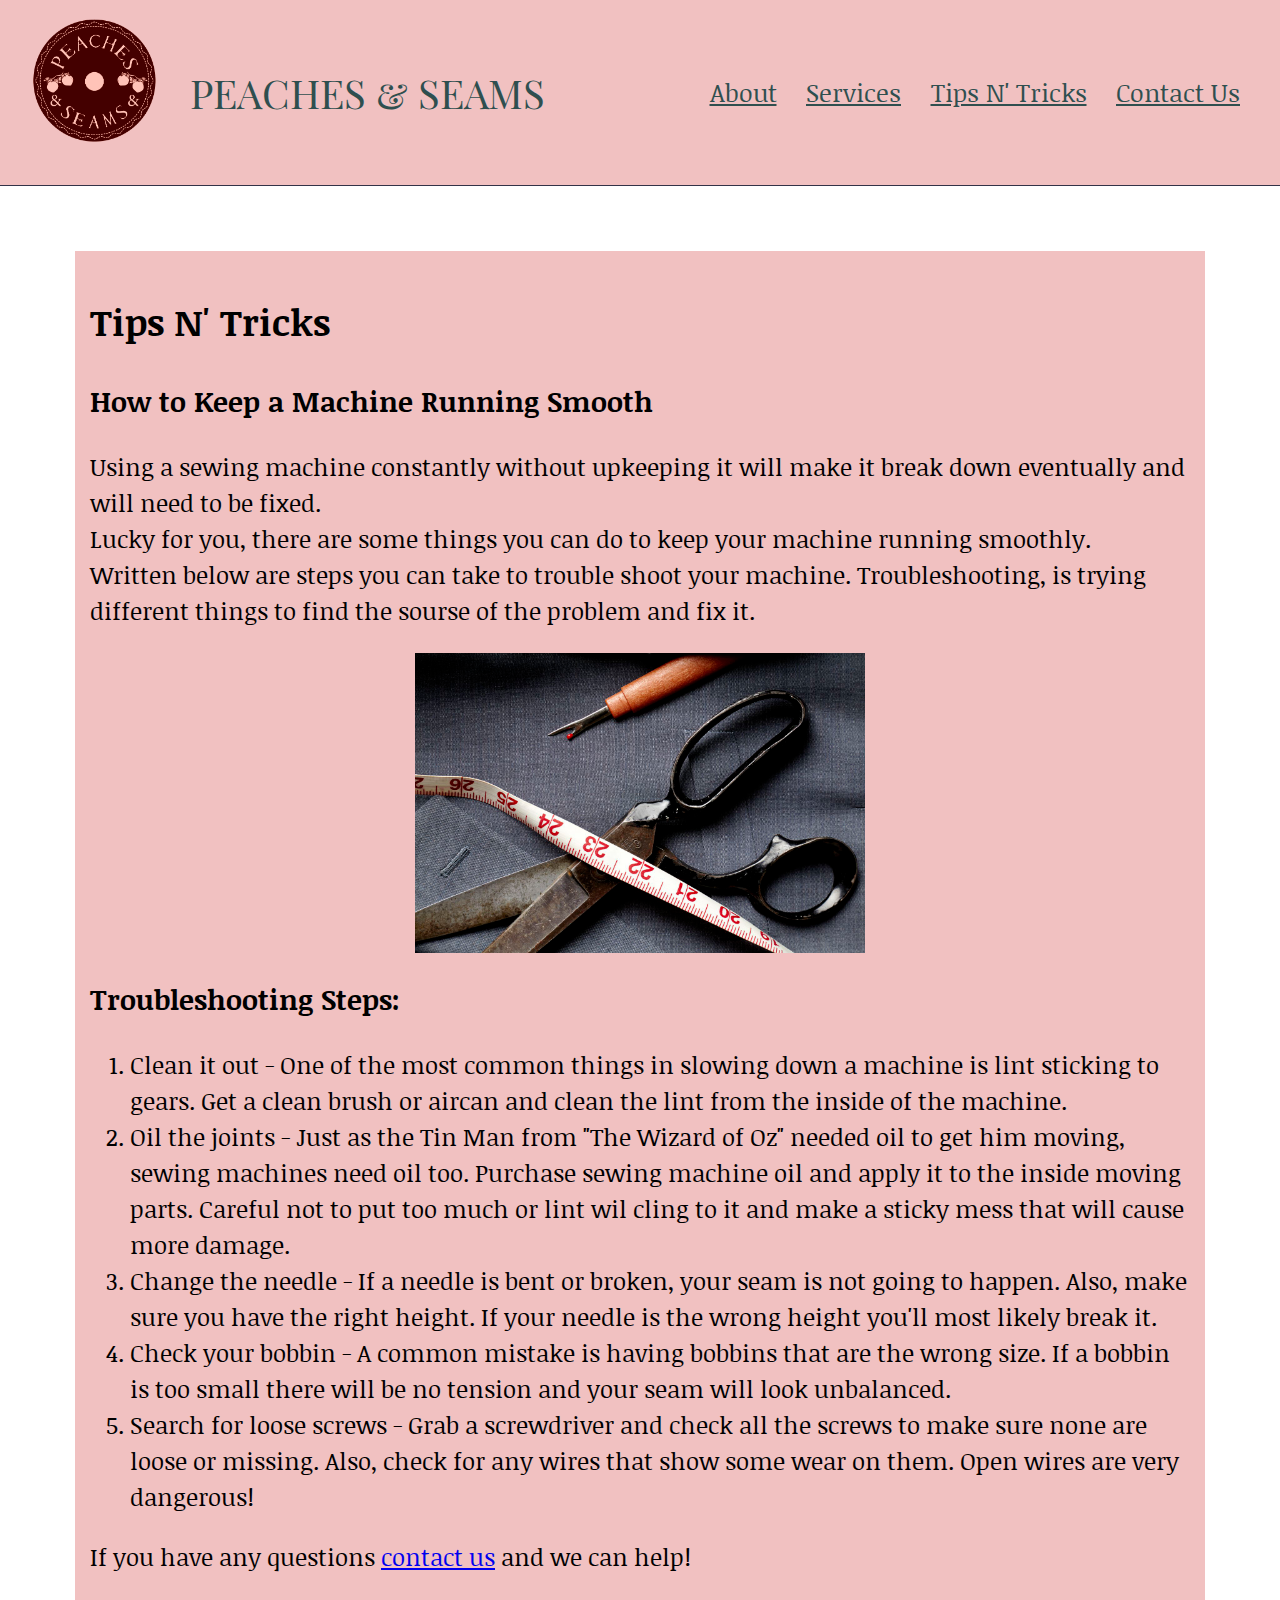
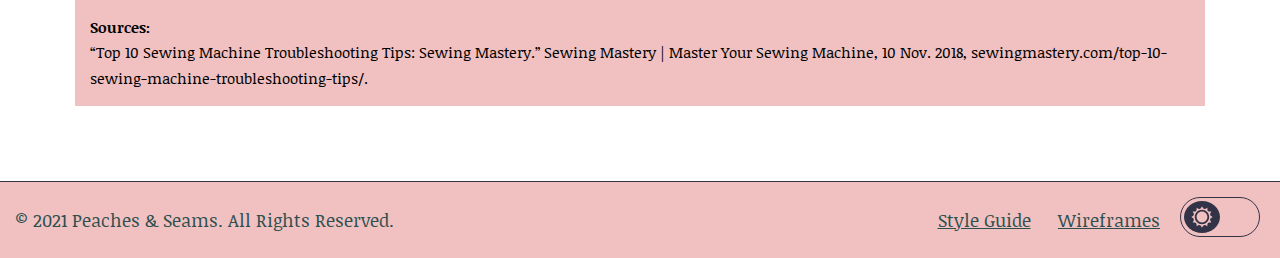
<file: tips_n_tricks.html>
<!doctype html>
<html lang="en">
<head>
    <meta charset="utf-8">
    <meta name="viewport" content="width=device-width, initial-scale=1.0">
    <title>Tips N' Tricks</title>
    <link rel="stylesheet" href="css/normalize.css">
    <link rel="stylesheet" href="css/main.css">
    <script src="js/dark-mode.js"></script>
    <link rel="preconnect" href="https://fonts.gstatic.com">
    <link href="https://fonts.googleapis.com/css2?family=Playfair+Display+SC&display=swap" rel="stylesheet">
    <link href="https://fonts.googleapis.com/css2?family=Noticia+Text&display=swap" rel="stylesheet">
</head>
<body>
    <header>
        <div id="logo-wrapper">
            <a href="index.html">
                <img src="assets/home/Peaches_&_Seams_Logo_Modified.png" alt="Company Logo" id="logo">
            </a>
            <p id="company_name"><a href="index.html" style="text-decoration: none"> PEACHES & SEAMS</a></p>
        </div> 
        <nav>
            <ul>
                <li>
                    <a href="about.html">
                        About
                    </a>
                </li>
                <li>
                    <a href="services.html">
                        Services
                    </a>
                </li>
                <li>
                    <a href="tips_n_tricks.html">
                        Tips N' Tricks
                    </a>
                </li>
                <li>
                    <a href="contact-us.html">
                        Contact Us
                    </a>
                </li>
            </ul>
        </nav>
    </header>
    <main id="tips_line">
        <h1>Tips N' Tricks</h1>
        <section>
            <div>
                <h2>How to Keep a Machine Running Smooth</h2>
                <p class="about_description">Using a sewing machine constantly without upkeeping it will make it break down eventually and will need to be fixed. 
                    <br> Lucky for you, there are some things you can do to keep your machine running smoothly. 
                    <br> Written below are steps you can take to trouble shoot your machine. Troubleshooting, is trying different things to find the sourse of the problem and fix it.  
                </p>
            </div>
        </section>
        <img src="assets/tips_n_tricks/Seam-ripper-GettyImages-569352095-58ed24c23df78cadab02604e(1).jpg" alt="Seam Ripper and Scissors" id="seam_ripper">
        <section>
            <h2>Troubleshooting Steps:</h2>
                <ol class="about_description">
                <li> Clean it out - One of the most common things in slowing down a machine is lint sticking to gears. Get a clean brush or aircan and clean the lint from the inside of the machine. </li>
                <li> Oil the joints - Just as the Tin Man from "The Wizard of Oz" needed oil to get him moving, sewing machines need oil too. Purchase sewing machine oil and apply it to the inside moving parts. Careful not to put too much or lint wil cling to it and make a sticky mess that will cause more damage. </li> 
                <li> Change the needle - If a needle is bent or broken, your seam is not going to happen. Also, make sure you have the right height. If your needle is the wrong height you'll most likely break it. </li>
                <li> Check your bobbin - A common mistake is having bobbins that are the wrong size. If a bobbin is too small there will be no tension and your seam will look unbalanced. </li>
                <li> Search for loose screws - Grab a screwdriver and check all the screws to make sure none are loose or missing. Also, check for any wires that show some wear on them. Open wires are very dangerous! </li>
                </ol>  
            <p class="about_description">
                If you have any questions <a href="contact-us.html">contact us</a> and we can help!
            </p>
        </section>
        <section>
            <div>
                <h4 id="head_4">Sources:</h4>
                <p id="sources">
                    “Top 10 Sewing Machine Troubleshooting Tips: Sewing Mastery.” Sewing Mastery | Master Your Sewing Machine, 10 Nov. 2018, sewingmastery.com/top-10-sewing-machine-troubleshooting-tips/. 
                </p>
            </div>
        </section>
    </main>
    <footer>
        <div id="legal">
            &copy; 2021 Peaches & Seams. All Rights Reserved.
        </div>
        <nav>
            <ul>
                <li>
                    <a href="style-guide.html">
                        Style Guide
                    </a>
                </li>
                <li>
                    <a href="wireframes.html">
                        Wireframes
                    </a>
                </li>
            </ul>
        </nav>
        <div id="dark-mode">
            <div class="icon" id="sun-icon">
                <svg xmlns="http://www.w3.org/2000/svg" width="24" height="24" viewBox="0 0 24 24"><path d="M22.088 13.126l1.912-1.126-1.912-1.126c-1.021-.602-1.372-1.91-.788-2.942l1.093-1.932-2.22-.02c-1.185-.01-2.143-.968-2.153-2.153l-.02-2.219-1.932 1.093c-1.031.583-2.34.233-2.941-.788l-1.127-1.913-1.127 1.913c-.602 1.021-1.91 1.372-2.941.788l-1.932-1.093-.02 2.219c-.01 1.185-.968 2.143-2.153 2.153l-2.22.02 1.093 1.932c.584 1.032.233 2.34-.788 2.942l-1.912 1.126 1.912 1.126c1.021.602 1.372 1.91.788 2.942l-1.093 1.932 2.22.02c1.185.01 2.143.968 2.153 2.153l.02 2.219 1.932-1.093c1.031-.583 2.34-.233 2.941.788l1.127 1.913 1.127-1.913c.602-1.021 1.91-1.372 2.941-.788l1.932 1.093.02-2.219c.011-1.185.969-2.143 2.153-2.153l2.22-.02-1.093-1.932c-.584-1.031-.234-2.34.788-2.942zm-10.117 6.874c-4.411 0-8-3.589-8-8s3.588-8 8-8 8 3.589 8 8-3.589 8-8 8zm6.029-8c0 3.313-2.687 6-6 6s-6-2.687-6-6 2.687-6 6-6 6 2.687 6 6z"/></svg>
            </div>
            <div id="tgl-wrapper">
                <input class="tgl" id="dark-mode-toggle" type="checkbox"/>
                <label class="tgl-btn" for="dark-mode-toggle"></label>
            </div>
            <div class="icon" id="moon-icon">
                <svg xmlns="http://www.w3.org/2000/svg" width="24" height="24" viewBox="0 0 24 24"><path d="M12 10.999c1.437.438 2.562 1.564 2.999 3.001.44-1.437 1.565-2.562 3.001-3-1.436-.439-2.561-1.563-3.001-3-.437 1.436-1.562 2.561-2.999 2.999zm8.001.001c.958.293 1.707 1.042 2 2.001.291-.959 1.042-1.709 1.999-2.001-.957-.292-1.707-1.042-2-2-.293.958-1.042 1.708-1.999 2zm-1-9c-.437 1.437-1.563 2.562-2.998 3.001 1.438.44 2.561 1.564 3.001 3.002.437-1.438 1.563-2.563 2.996-3.002-1.433-.437-2.559-1.564-2.999-3.001zm-7.001 22c-6.617 0-12-5.383-12-12s5.383-12 12-12c1.894 0 3.63.497 5.37 1.179-2.948.504-9.37 3.266-9.37 10.821 0 7.454 5.917 10.208 9.37 10.821-1.5.846-3.476 1.179-5.37 1.179z"/></svg>
            </div>
        </div>
    </footer>
</body>
</html>
</file>
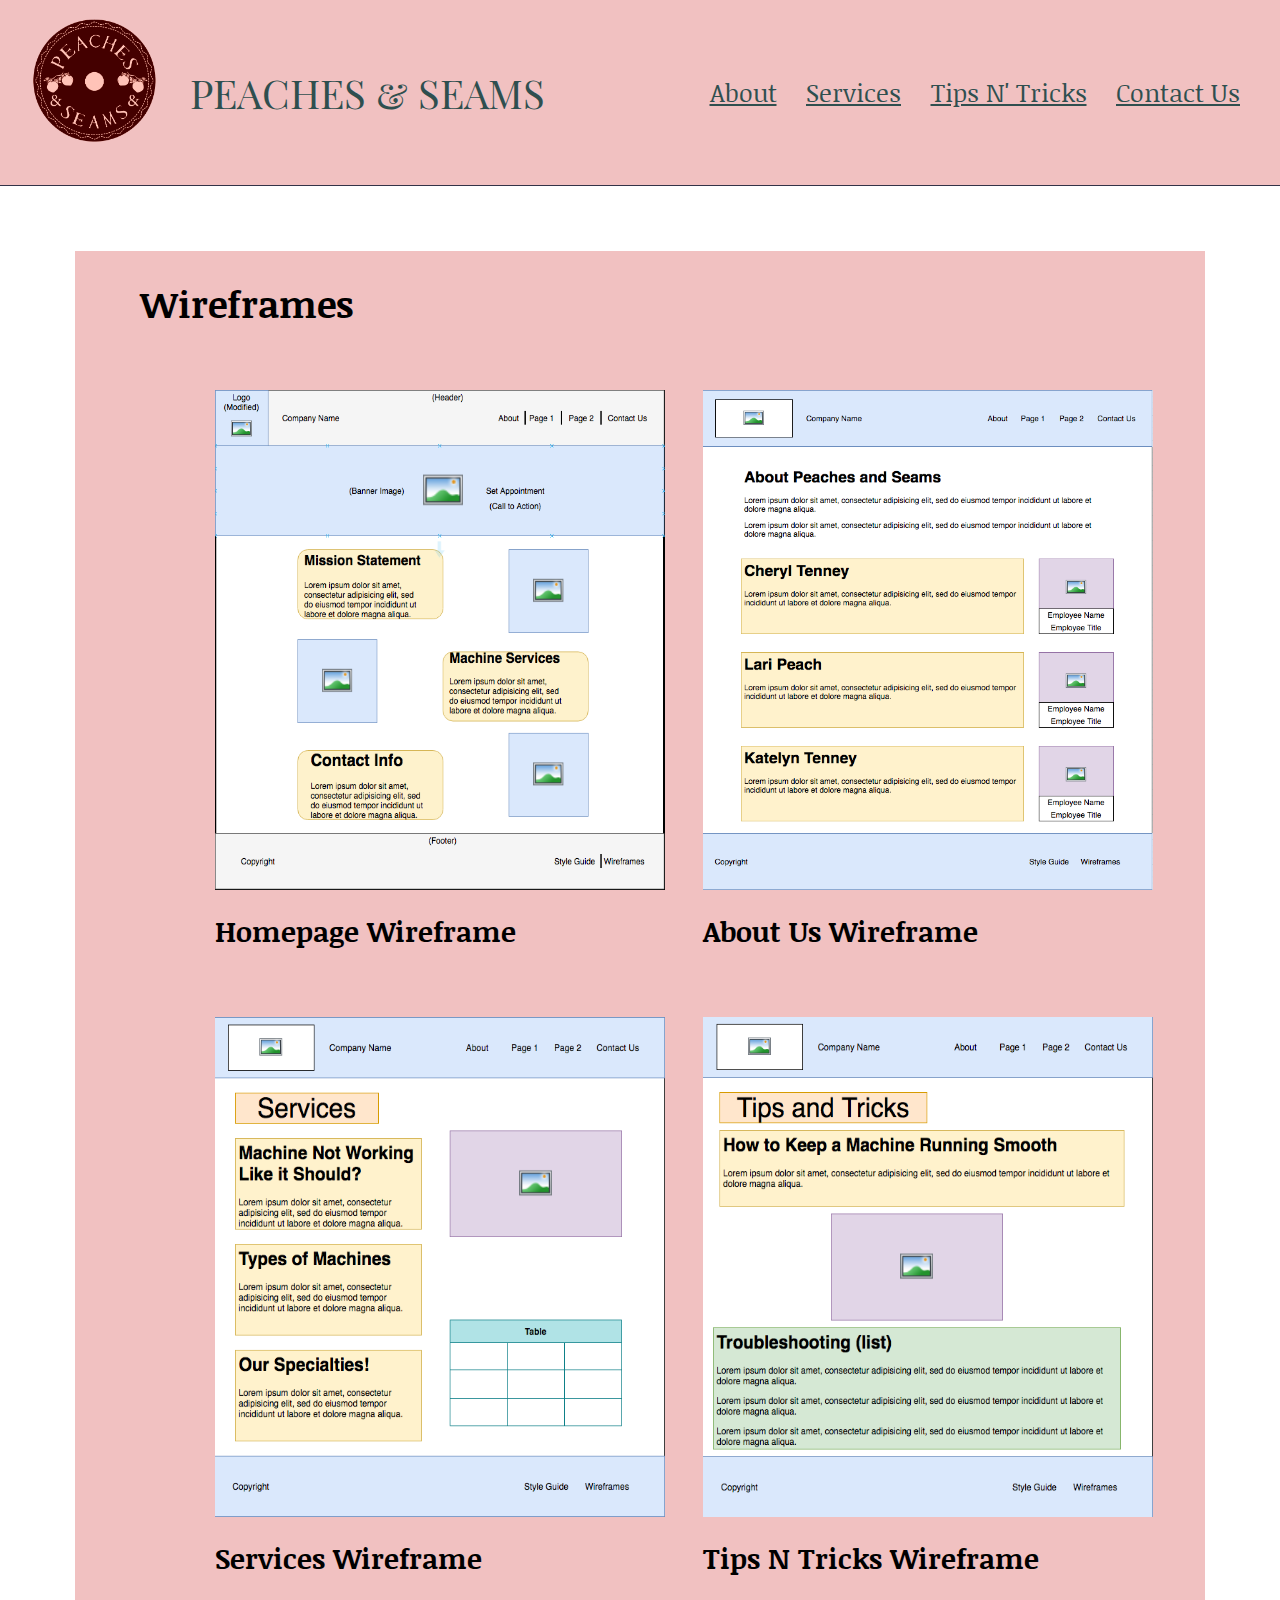
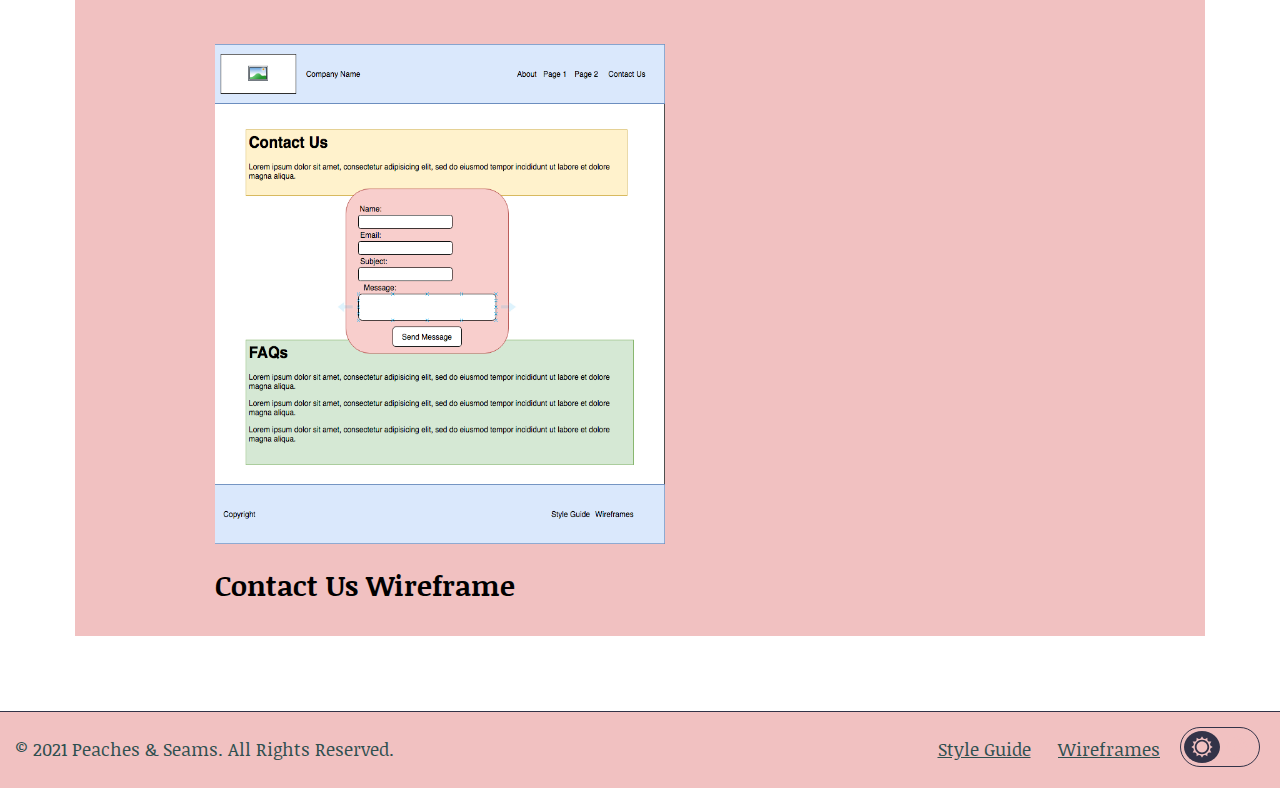
<file: wireframes.html>
<!doctype html>
<html lang="en">
<head>
    <meta charset="utf-8">
    <meta name="viewport" content="width=device-width, initial-scale=1.0">
    <title>Wireframes</title>
    <link rel="stylesheet" href="css/normalize.css">
    <link rel="stylesheet" href="css/main.css">
    <script src="js/dark-mode.js"></script>
    <link rel="preconnect" href="https://fonts.gstatic.com">
    <link href="https://fonts.googleapis.com/css2?family=Playfair+Display+SC&display=swap" rel="stylesheet">
    <link href="https://fonts.googleapis.com/css2?family=Noticia+Text&display=swap" rel="stylesheet">
</head>
<body>
    <header>
        <div id="logo-wrapper">
            <a href="index.html">
                <img src="assets/home/Peaches_&_Seams_Logo_Modified.png" alt="Company Logo" id="logo">
            </a>
            <p id="company_name"><a href="index.html" style="text-decoration: none"> PEACHES & SEAMS</a></p>
        </div> 
        <nav>
            <ul>
                <li>
                    <a href="about.html">
                        About
                    </a>
                </li>
                <li>
                    <a href="services.html">
                        Services
                    </a>
                </li>
                <li>
                    <a href="tips_n_tricks.html">
                        Tips N' Tricks
                    </a>
                </li>
                <li>
                    <a href="contact-us.html">
                        Contact Us
                    </a>
                </li>
            </ul>
        </nav>
    </header>
    <main >
        <div id="wireframe_head">
            <h1>Wireframes</h1>
        </div>
        <section id="wireframe">
            <div><img src="assets/wireframes/Homepage_Wireframe.png" alt="Homepage Wireframe" class="wireframe_photo">
                <h2>Homepage Wireframe</h2>
                
            </div>

            <div><img src="assets/wireframes/About_Us_Wireframe.png" alt="About Us Wireframe" class="wireframe_photo">
                <h2>About Us Wireframe</h2>
                
            </div>
            <div><img src="assets/wireframes/Services_Wireframe.png" alt="Services Wireframe" class="wireframe_photo">
                <h2> Services Wireframe</h2>
                
            </div>
            <div><img src="assets/wireframes/Tips_and_Tricks_Wireframe.png" alt="Tips N Tricks Wireframe" class="wireframe_photo">
                <h2>Tips N Tricks Wireframe</h2>
                
            </div>
            <div><img src="assets/wireframes/Contact_Us_Wireframe.png" alt="Contact Us Wireframe" class="wireframe_photo" >
                <h2>Contact Us Wireframe</h2>
                
            </div>
        </section>
        
    </main>
    <footer>
        <div id="legal">
            &copy; 2021 Peaches & Seams. All Rights Reserved.
        </div>
        <nav>
            <ul>
                <li>
                    <a href="style-guide.html">
                        Style Guide
                    </a>
                </li>
                <li>
                    <a href="wireframes.html">
                        Wireframes
                    </a>
                </li>
            </ul>
        </nav>
        <div id="dark-mode">
            <div class="icon" id="sun-icon">
                <svg xmlns="http://www.w3.org/2000/svg" width="24" height="24" viewBox="0 0 24 24"><path d="M22.088 13.126l1.912-1.126-1.912-1.126c-1.021-.602-1.372-1.91-.788-2.942l1.093-1.932-2.22-.02c-1.185-.01-2.143-.968-2.153-2.153l-.02-2.219-1.932 1.093c-1.031.583-2.34.233-2.941-.788l-1.127-1.913-1.127 1.913c-.602 1.021-1.91 1.372-2.941.788l-1.932-1.093-.02 2.219c-.01 1.185-.968 2.143-2.153 2.153l-2.22.02 1.093 1.932c.584 1.032.233 2.34-.788 2.942l-1.912 1.126 1.912 1.126c1.021.602 1.372 1.91.788 2.942l-1.093 1.932 2.22.02c1.185.01 2.143.968 2.153 2.153l.02 2.219 1.932-1.093c1.031-.583 2.34-.233 2.941.788l1.127 1.913 1.127-1.913c.602-1.021 1.91-1.372 2.941-.788l1.932 1.093.02-2.219c.011-1.185.969-2.143 2.153-2.153l2.22-.02-1.093-1.932c-.584-1.031-.234-2.34.788-2.942zm-10.117 6.874c-4.411 0-8-3.589-8-8s3.588-8 8-8 8 3.589 8 8-3.589 8-8 8zm6.029-8c0 3.313-2.687 6-6 6s-6-2.687-6-6 2.687-6 6-6 6 2.687 6 6z"/></svg>
            </div>
            <div id="tgl-wrapper">
                <input class="tgl" id="dark-mode-toggle" type="checkbox"/>
                <label class="tgl-btn" for="dark-mode-toggle"></label>
            </div>
            <div class="icon" id="moon-icon">
                <svg xmlns="http://www.w3.org/2000/svg" width="24" height="24" viewBox="0 0 24 24"><path d="M12 10.999c1.437.438 2.562 1.564 2.999 3.001.44-1.437 1.565-2.562 3.001-3-1.436-.439-2.561-1.563-3.001-3-.437 1.436-1.562 2.561-2.999 2.999zm8.001.001c.958.293 1.707 1.042 2 2.001.291-.959 1.042-1.709 1.999-2.001-.957-.292-1.707-1.042-2-2-.293.958-1.042 1.708-1.999 2zm-1-9c-.437 1.437-1.563 2.562-2.998 3.001 1.438.44 2.561 1.564 3.001 3.002.437-1.438 1.563-2.563 2.996-3.002-1.433-.437-2.559-1.564-2.999-3.001zm-7.001 22c-6.617 0-12-5.383-12-12s5.383-12 12-12c1.894 0 3.63.497 5.37 1.179-2.948.504-9.37 3.266-9.37 10.821 0 7.454 5.917 10.208 9.37 10.821-1.5.846-3.476 1.179-5.37 1.179z"/></svg>
            </div>
        </div>
    </footer>
</body>
 </html>
</file>
<file: css/main.css>
:root {
    /* Settings */
    --spacing: 15px;
    --font-size: 1.15rem;
    /* Normal Colors */
    --background-color: #f1c1c1;
    --alt-background-color: #f1c1c1;
    --font-color: black;
    --alt-font-color: darkslategray;
    --border-color: #333348;
    /* Dark Mode Colors */
    --dark-background-color: #333348;
    --dark-alt-background-color: #333348;
    --dark-font-color: #f1c1c1;
    --dark-alt-font-color: #f1c1c1;
    --dark-border-color: #f1c1c1;
}

html, body {
    margin: 0;
    padding: 0;
    width: 100%;
    height: 100%;
    text-rendering: optimizeLegibility;
}

body {
    display: flex;
    flex-direction: column;
    font-size: 62.5%;
    font-family: 'Noticia Text', serif;
    line-height: 25px;
}

header {
    display: grid;
    grid-template-rows: auto;
    grid-template-columns: auto 1fr;
    font-size: var(--font-size);
    margin: 0 0 -10px 0;
    border-bottom: 1px solid var(--border-color);
    color: var(--alt-font-color);
    background-color: var(--alt-background-color);
}

header a {
    color: var(--alt-font-color);
}

header nav {
    display: flex;
    align-items: center;
    margin-left: auto;
    font-size: 25px;
}

header nav ul {
    margin: 0 25px;
    padding: 0;
    list-style-type: none;
}

header nav ul li {
    display: inline-block;
    padding: 7.5px;
    margin-right: 7.5px;
}

#logo {
    width:150px;
    height:auto;
    margin: 0 20px;
    float:left;
}

#company_name {
    float:right;
    margin: 80px 0;
    font-size: 40px;
    font-family: 'Playfair Display SC', serif;
}

#banner {
    width:100%;
    height:auto;
}
#home_banner_image {
    display:flex;
    align-items:center;
    justify-content:center; 
    position: relative;
}

#banner_text_question {
    position: absolute;
    font-size: 40px;
}

main {
    flex: 1;
    font-size: var(--font-size);
    padding: var(--spacing);
    color: var(--font-color);
    background-color: var(--background-color);
    margin: 75px;
}

.home_sections{
    display: block;
    display: grid;
    grid-template-columns:50% auto ;
    grid-template-rows: auto;
    grid-column-gap: 40px;
}

#mission_statement {
    grid-row: 1;
    grid-column: 1;
    padding: 20px 20px 20px 80px;
    float: right;
    border: 5px black;
    border-style: double;
    border-color: var(--border-color);
}

#home_needle_thread_bobbins {
    grid-row: 1;
    grid-column: 2;
    width: 400px;
    height:auto;
    padding: 20px 20px 20px 30px;
    display: block;
    margin-left: auto;
    margin-right: auto;
    margin-top: 30px;
}

#old_sewing_machine {
    grid-row: 1;
    grid-column: 1;
    padding: 40px 20px 20px 20px;
    width: auto;
    height: 200px;
    display: block;
    margin-left: auto;
    margin-right: auto;
}

#machine_services {
    grid-row: 1;
    grid-column: 2;
    padding: 20px 20px 20px 60px;
    border: 5px black;
    border-style: double;
    border-color: var(--border-color);
}

#contact_info {
    grid-row: 1;
    grid-column: 1;
    padding: 20px 20px 20px 80px;
    border: 5px black;
    border-style: double;
    border-color: var(--border-color);
}

#outline_peach {
    grid-row: 1;
    grid-column: 2;
    width: 75;
    height: auto;
    margin: 30px 0 20px 0;
    display: block;
    margin-left: auto;
    margin-right: auto;
}

.about_section {
    display: grid;
    grid-template-columns:1fr auto ;
    grid-template-rows: 1fr;
    border: solid;
    padding: 10px 10px;
    margin: 30px 0 30px 0;
}

.card {
    text-align: center;
    border: solid;
    padding: 5px;
    width: 300px;
    height: auto;
}

.card_photo {
    width: 200px;
    height: auto;
    margin: 5px 0 0 0;
}

.about_description {
    font-size: 24px;
    line-height: 1.5;
}

.about_name {
    font-size: 30px;
}

#contact_photo {
    float: right;
    width: 400px;
    height: auto;
    margin: 0 75px 75px 0;
}



.form {
    border: solid;
    border-radius: 10px;
    width: 400px;
    height: 350px;
    text-align: center;
    margin-left: auto;
    margin-right: auto;
}

.labels {
    margin: 30px 10px 30px 10px;
    font-size: 20px;
}

.faq {
    margin: 50px 0 50px 10px;
}

#week-schedule {
    margin:10px 0 5px 0;
    text-decoration: underline;
}

#wireframe {
    display: grid;
    grid-template-columns: 1fr 1fr;
    grid-template-rows: 1fr 1fr;
    margin: 0 0 0 125px;
}

.wireframe_photo {
    width: 450px;
    height: 500px;
    margin: 50px 10px 0 0;
}

#wireframe_head {
    margin: 0 0 0 50px
}

#seam_ripper {
    display:block;
    width: 450px;
    height: auto;
    margin-left: auto;
    margin-right: auto;
}

#pink_sewing_machine {
    width: 350px;
    height: auto;
}

.caption {
    font-size: 10px;
}

.service_grid {
    display: grid;
    grid-template-columns: 1fr 1fr;
    grid-template-rows: 1fr;
    margin: 25px 0 0 0;
}

.service_text {
    line-height: 1.7;
    font-size: 25px;
}

#pink_figure {
    text-align: center;
    vertical-align: top;
}

#service_table {
    grid-column: 2;
    grid-row: 1;
    text-align: center;
    border: solid 5px;
    border-color: var(--border-color);
    align-self: end;
    margin: 0 20px  0 0 ;
    height: 100px;
    width: 800px;
    
}

#tips_line {
    line-height: 1.7;
}

#head_4 {
    margin: 40px 0 0 0;
    font-size: 15px;
}

#sources {
    margin: 0 0 0 0;
    font-size: 15px;
}



footer {
    display: grid;
    grid-template-rows: auto;
    grid-template-columns: auto 1fr auto;
    font-size: var(--font-size);
    border-top: 1px solid var(--border-color);
    padding: var(--spacing);
    color: var(--alt-font-color);
    background-color: var(--alt-background-color);
}

footer a {
    color: var(--alt-font-color);
}

footer #legal {
    grid-row: 1;
    grid-column: 1;
    display: flex;
    align-items: center;
}

footer nav {
    grid-row: 1;
    grid-column: 2;
    display: flex;
    align-items: center;
    margin-left: auto;
}

footer nav ul {
    margin: 0;
    padding: 0;
    list-style-type: none;
}

footer nav ul li {
    display: inline-block;
    padding: 7.5px;
    margin-right: 7.5px;
}

footer #dark-mode {
    grid-row: 1;
    grid-column: 3;
}

footer #dark-mode .icon {
    position: relative;
    display: inline-block;
    z-index: 100;
    pointer-events: none;
}

footer #dark-mode .icon svg path {
    fill: var(--background-color);
}

footer #dark-mode #sun-icon svg {
    transform: scale(0.9);
    position: absolute;
    top: -32px;
    left: 15px;
}

footer #dark-mode #moon-icon svg {
    transform: scale(0.85);
    position: absolute;
    top: -32px;
    right: 15px;
}

footer #dark-mode #tgl-wrapper {
    display: inline-block;
}

footer #dark-mode #tgl-wrapper .tgl {
    display: none;
}

footer #dark-mode #tgl-wrapper .tgl, .tgl:after, .tgl:before, .tgl *, .tgl *:after, .tgl *:before, .tgl + .tgl-btn {
    box-sizing: border-box;
}

footer #dark-mode #tgl-wrapper .tgl::-moz-selection, .tgl:after::-moz-selection, .tgl:before::-moz-selection, .tgl *::-moz-selection, .tgl *:after::-moz-selection, .tgl *:before::-moz-selection, .tgl + .tgl-btn::-moz-selection {
    background: none;
}

footer #dark-mode #tgl-wrapper .tgl::selection, .tgl:after::selection, .tgl:before::selection, .tgl *::selection, .tgl *:after::selection, .tgl *:before::selection, .tgl + .tgl-btn::selection {
    background: none;
}

footer #dark-mode #tgl-wrapper .tgl + .tgl-btn {
    outline: 0;
    display: block;
    width: 80px;
    height: 40px;
    position: relative;
    cursor: pointer;
    -webkit-user-select: none;
    -moz-user-select: none;
    -ms-user-select: none;
    user-select: none;
    background-color: var(--background-color);
    border: 1px solid var(--border-color);
    border-radius: 30px;
    padding: 3px;
    transition: all 0.4s ease;
}

footer #dark-mode #tgl-wrapper .tgl + .tgl-btn:after, .tgl + .tgl-btn:before {
    position: relative;
    display: block;
    content: "";
    width: 50%;
    height: 100%;
}

footer #dark-mode #tgl-wrapper .tgl + .tgl-btn:after {
    left: 0;
    border-radius: 50%;
    background-color: var(--border-color);
    transition: all 0.2s ease;
}

footer #dark-mode #tgl-wrapper .tgl + .tgl-btn:before {
    display: none;
    transition: all 0.2s ease;
}

footer #dark-mode #tgl-wrapper .tgl:checked + .tgl-btn:after {
    left: 50%;
    transition: all 0.2s ease;
}

/*===========================================*\
  APPLY DARK MODE COLORS WHEN DARK MODE IS ON 
\*===========================================*/

body.dark-mode header {
    border-bottom: 1px solid var(--dark-border-color);
    color: var(--dark-alt-font-color);
    background-color: var(--dark-alt-background-color);
}

body.dark-mode header a {
    color: var(--dark-alt-font-color);
}

body.dark-mode main {
    color: var(--dark-font-color);
    background-color: var(--dark-background-color);
}

body.dark-mode footer {
    border-top: 1px solid var(--dark-border-color);
    color: var(--dark-alt-font-color);
    background-color: var(--dark-alt-background-color);
}

body.dark-mode footer a {
    color: var(--dark-alt-font-color);
}

body.dark-mode footer #dark-mode .icon svg path {
    fill: var(--dark-background-color);
}

body.dark-mode footer #dark-mode #tgl-wrapper .tgl + .tgl-btn {
    background-color: var(--dark-background-color);
    border: 1px solid var(--dark-border-color);
}

body.dark-mode footer #dark-mode #tgl-wrapper .tgl + .tgl-btn:after {
    background-color: var(--dark-border-color);
}
</file>
<file: css/style-guide.css>
/* YOU WILL EDIT ALL THE COLORS BELOW */
:root {
    /* Normal Colors */
    --background-color: white;
    --backup-background-color:#f1c1c1;
    --primary-color: darkslategray;
    --alt-primary-color: #333348;
    /* Dark Mode Colors */
    --dark-background-color: #333348;
    --dark-alt-background-color: #333348;
    --dark-primary-color: #f1c1c1;
    --dark-alt-primary-color: #f1c1c1;
}

html, main {
    margin: 0;
    padding: 0;
    text-rendering: optimizeLegibility;
}

*,
*:before,
*:after {
  box-sizing: inherit;
}

main {
    font-size: 62.5%;
    padding: 2rem 1rem;
    text-align: center;
    font-family: 'Cedarville Cursive', cursive; /* EDIT */
}

main h1 {
    margin-bottom: 3rem;
    font-size: 2.5rem;
    text-decoration: underline;
    text-align: center;
    font-family: 'Calligraffitti', cursive; /* EDIT */
}

main h2 {
    font-size: 1.75rem;
    font-family: 'Calligraffitti', cursive; /* EDIT */
}

main button {
    font-size: 1.15rem;
    padding: 0.75rem 1.5rem;
    color: var(--primary-color);
    border: 1px solid var(--primary-color);
    background-color: var(--backup-background-color);
    cursor: pointer;
    font-family: 'Cedarville Cursive', cursive; /* EDIT */
}

main button:hover {
    background-color: var(--background-color);
}

main > div {
    text-align: left;
    font-size: 1.15rem;
    margin: 1rem auto;
    max-width: 750px;
    border-top: 1px solid var(--backup-background-color);
}

main > div:first-of-type {
    border-top: 0px transparent;
}

main div .color-wrapper .color {
    width: 100%;
    height: 150px;
    margin: 0.75rem 0;
    border: 1px solid var(--primary-color);
}

main > div:nth-of-type(1), main > div:nth-of-type(2) {
    display: grid;
    grid-template-rows: auto auto;
    grid-template-columns: 1fr 1fr 1fr 1fr;
    grid-column-gap: 15px;
}

main > div:nth-of-type(1) h2, main > div:nth-of-type(2) h2 {
    grid-row: 1;
    grid-column: 1/5;
}

main > div:nth-of-type(1) .color-wrapper:nth-of-type(1) .color {
    background-color: var(--background-color);
}

main > div:nth-of-type(1) .color-wrapper:nth-of-type(2) .color {
    background-color: var(--backup-background-color);
}

main > div:nth-of-type(1) .color-wrapper:nth-of-type(3) .color {
    background-color: var(--primary-color);
}

main > div:nth-of-type(1) .color-wrapper:nth-of-type(4) .color {
    background-color: var(--alt-primary-color);
}

main > div:nth-of-type(2) .color-wrapper:nth-of-type(1) .color {
    background-color: var(--dark-background-color);
}

main > div:nth-of-type(2) .color-wrapper:nth-of-type(2) .color {
    background-color: var(--dark-alt-background-color);
}

main > div:nth-of-type(2) .color-wrapper:nth-of-type(3) .color {
    background-color: var(--dark-primary-color);
}

main > div:nth-of-type(2) .color-wrapper:nth-of-type(4) .color {
    background-color: var(--dark-alt-primary-color);
}

main.dark-mode {
    background-color: var(--dark-background-color);
    color: var(--dark-primary-color);
}

main.dark-mode button {
    color: var(--dark-primary-color);
    border: 1px solid var(--dark-primary-color);
    background-color: var(--dark-alt-background-color);
}

main.dark-mode button:hover {
    background-color: var(--dark-background-color);
}

main.dark-mode > div {
    border-top: 1px solid var(--dark-alt-background-color);
}

main.dark-mode > div:first-of-type {
    border-top: 0px transparent;
}

main.dark-mode div .color-wrapper .color {
    border: 1px solid var(--dark-primary-color);
}
</file>
